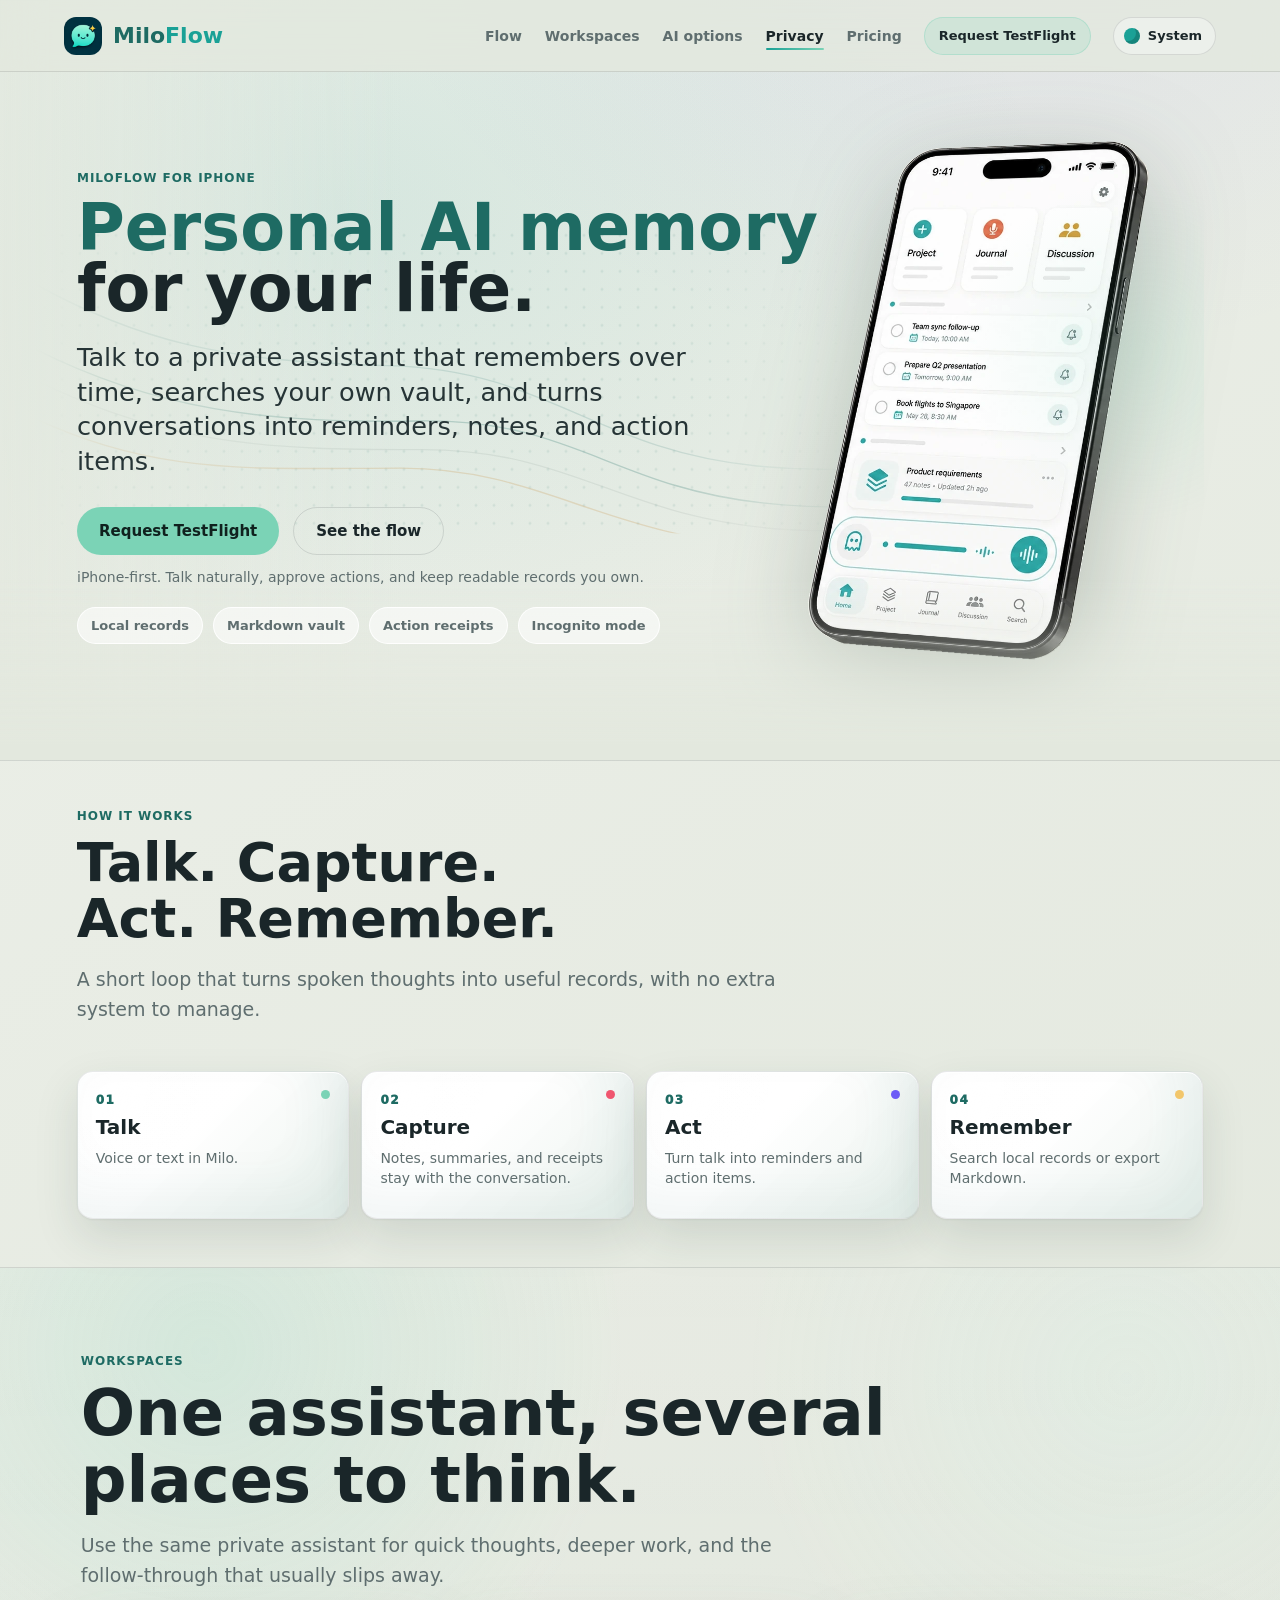
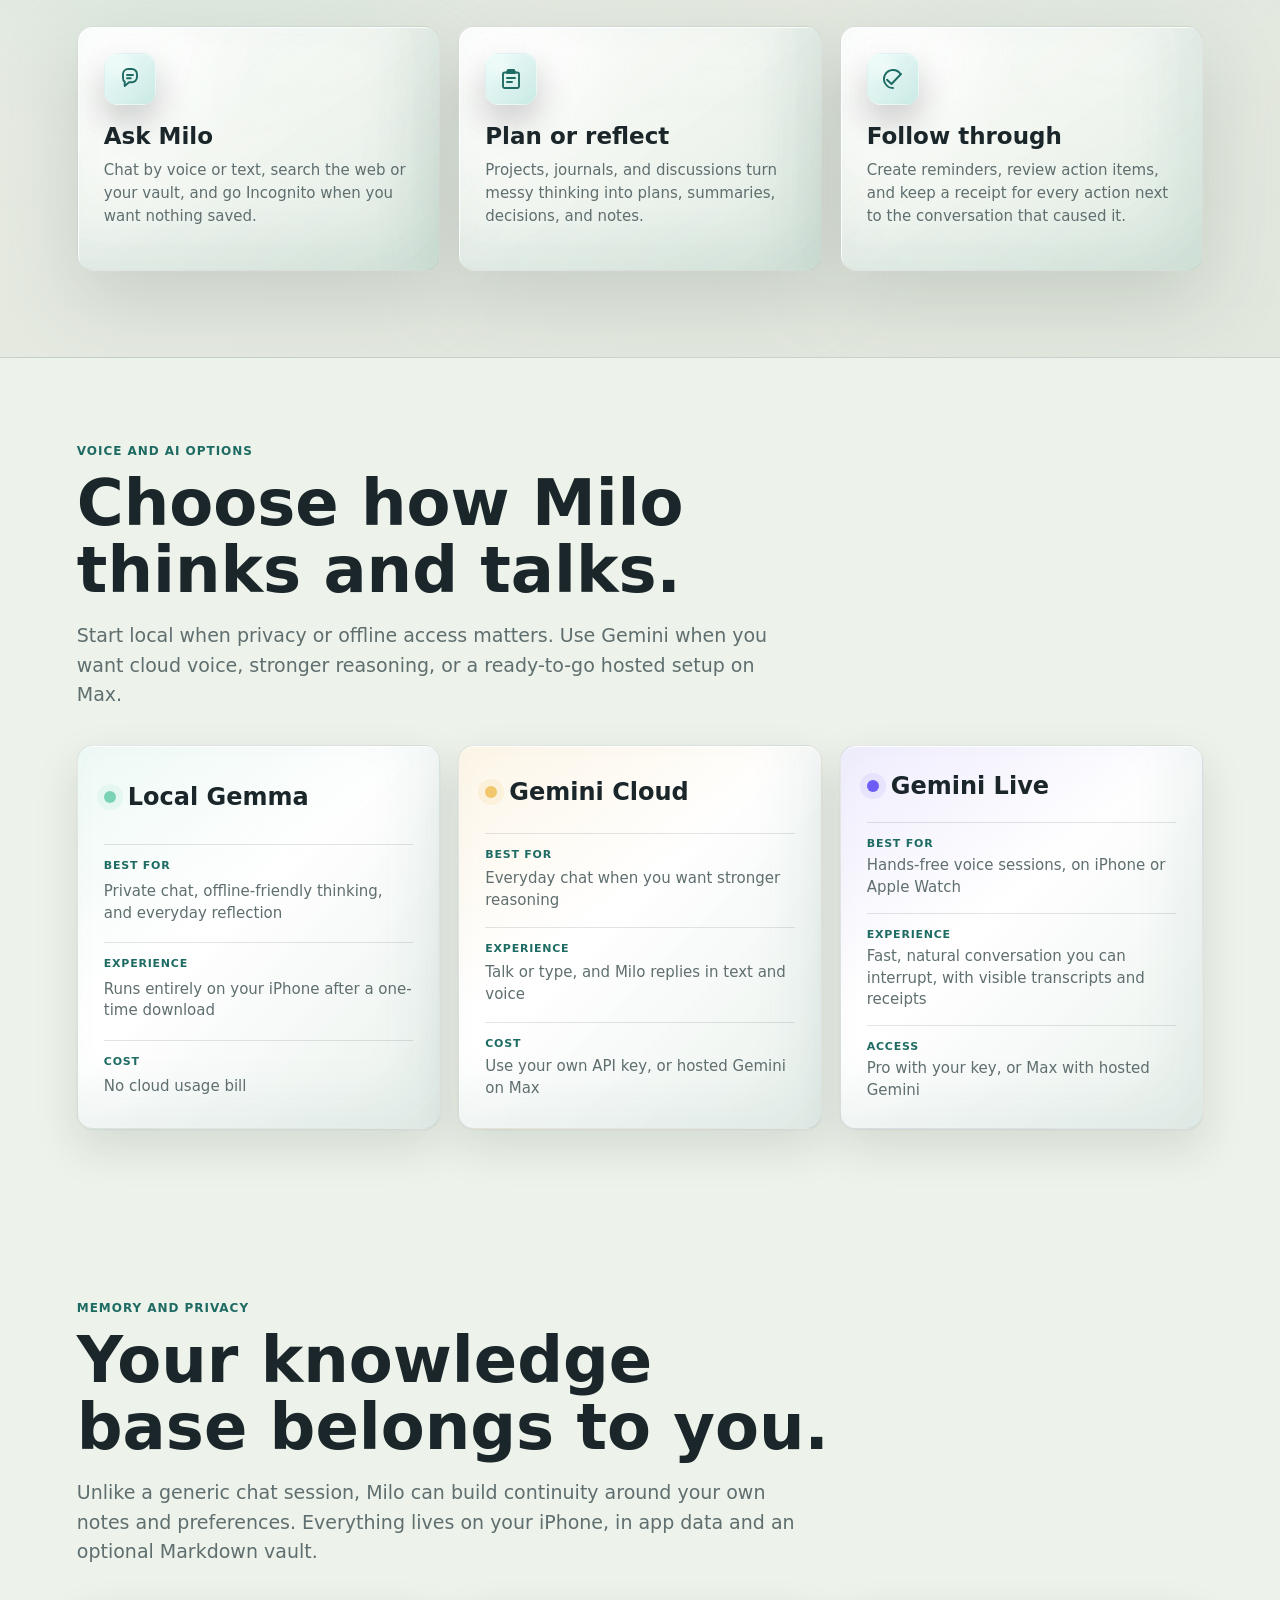
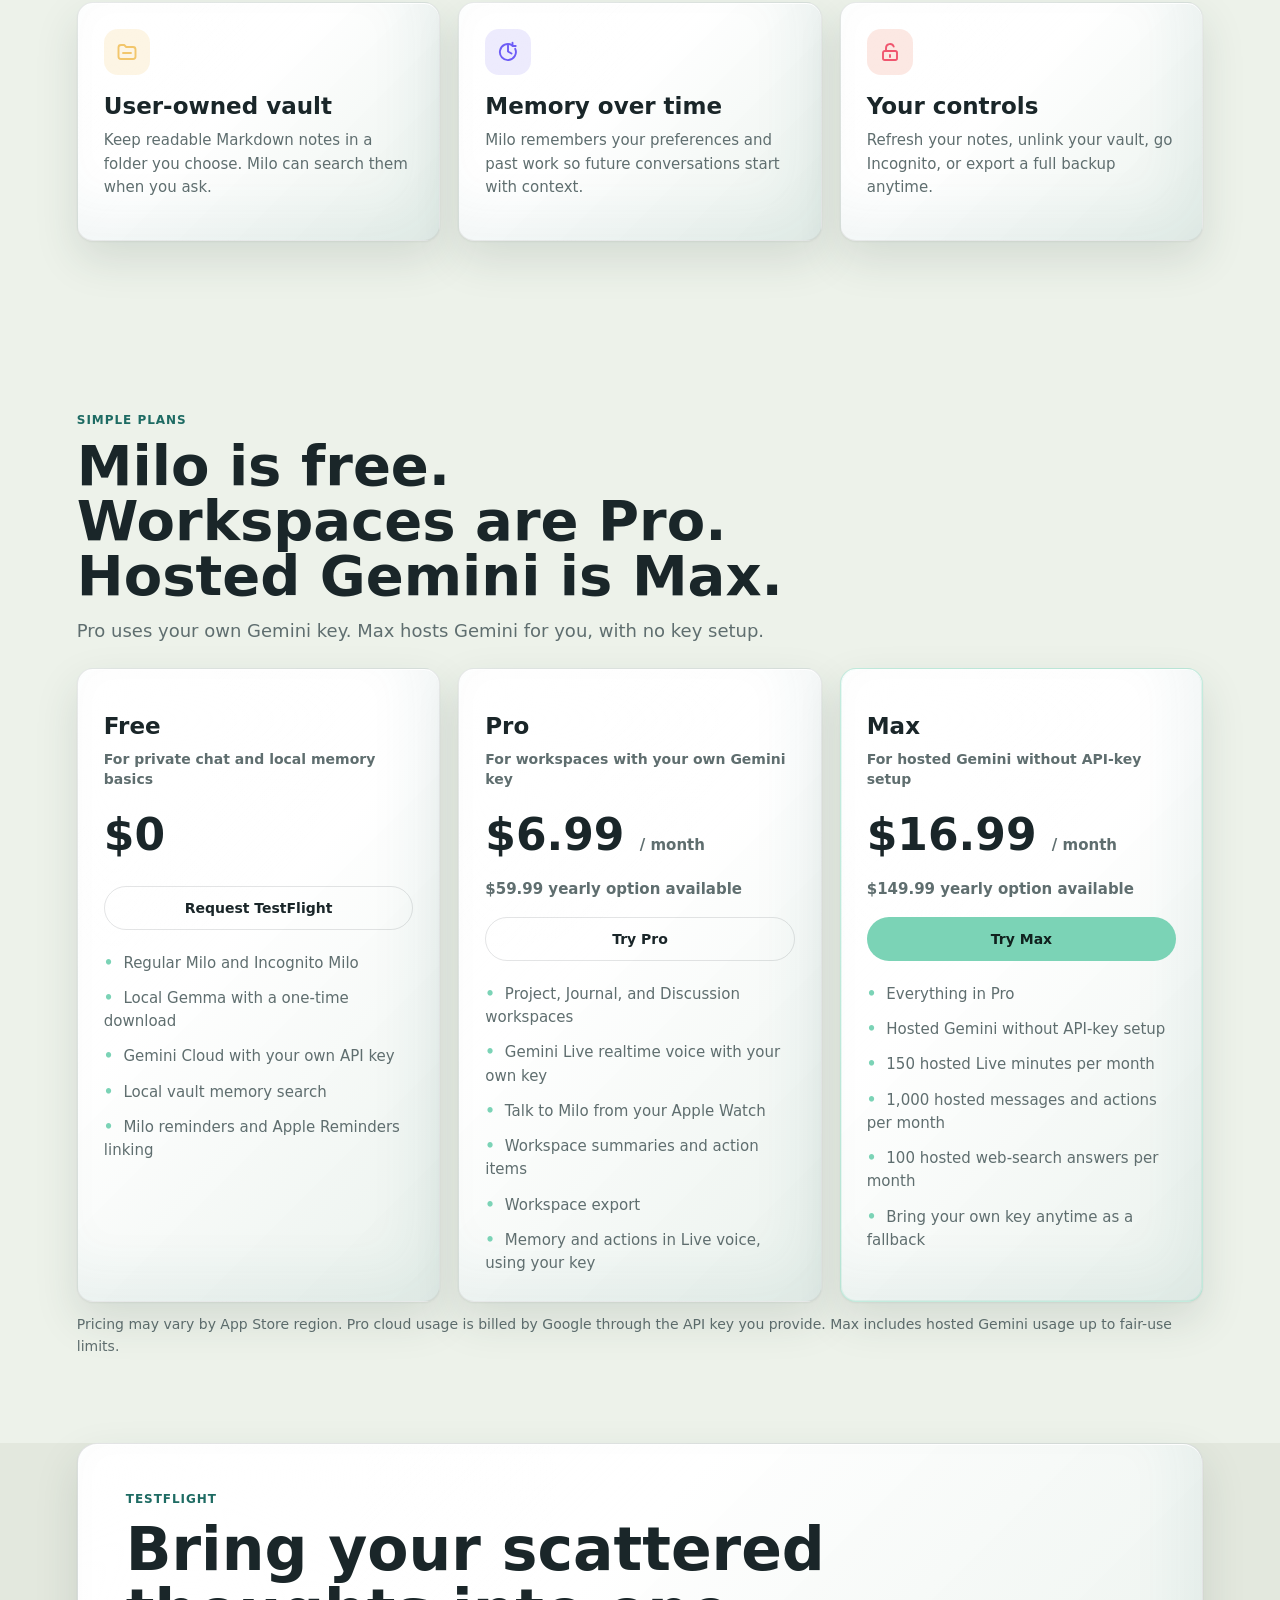
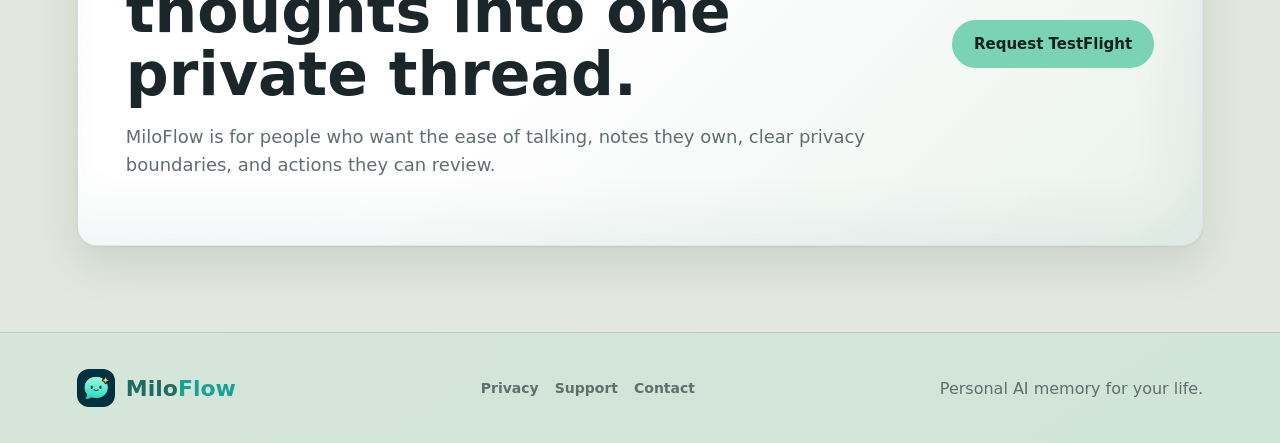
<file: index.html>
<!doctype html>
<html lang="en">
  <head>
    <meta charset="utf-8" />
    <meta name="viewport" content="width=device-width, initial-scale=1" />
    <title>MiloFlow - Personal AI Memory for iPhone</title>
    <meta
      name="description"
      content="MiloFlow is a personal AI memory workspace for iPhone. Talk to a private assistant that remembers over time, searches your own vault, and turns conversations into reminders, notes, and action items."
    />
    <meta name="theme-color" content="#e3e8de" media="(prefers-color-scheme: light)" />
    <meta name="theme-color" content="#1c1f21" media="(prefers-color-scheme: dark)" />
    <meta property="og:title" content="MiloFlow" />
    <meta property="og:description" content="Personal AI memory for your life." />
    <meta property="og:type" content="website" />
    <meta property="og:url" content="https://miloflow.ai/" />
    <meta property="og:image" content="https://miloflow.ai/assets/brand/miloflow-og-card.png" />
    <meta property="og:image:width" content="1200" />
    <meta property="og:image:height" content="630" />
    <meta name="twitter:card" content="summary_large_image" />
    <link rel="canonical" href="https://miloflow.ai/" />
    <link rel="icon" sizes="32x32" href="assets/brand/favicon-32.png" />
    <link rel="apple-touch-icon" href="assets/brand/apple-touch-icon.png" />
    <script>
      (function () {
        var theme = null;
        try {
          theme = window.localStorage.getItem("miloflow-theme");
        } catch (error) {
          theme = null;
        }
        if (theme === "light" || theme === "dark") {
          document.documentElement.setAttribute("data-theme", theme);
        } else {
          document.documentElement.removeAttribute("data-theme");
        }
      })();
    </script>
    <link rel="stylesheet" href="styles.css?v=20260609a" />
  </head>
  <body>
    <header class="site-header" aria-label="Primary navigation">
      <a class="brand" href="#top" aria-label="MiloFlow home">
        <img src="assets/brand/miloflow-app-icon-128.png" alt="" width="38" height="38" />
        <span><span class="brand-milo">Milo</span><span class="brand-flow">Flow</span></span>
      </a>
      <div class="header-actions">
        <nav id="primary-nav">
          <a href="#workflow">Flow</a>
          <a href="#use-cases">Workspaces</a>
          <a href="#models">AI options</a>
          <a href="#privacy">Privacy</a>
          <a href="#pricing">Pricing</a>
        </nav>
        <a class="header-cta" href="mailto:admin@miloflow.ai?subject=MiloFlow%20TestFlight"><span class="header-cta-full">Request TestFlight</span><span class="header-cta-short">TestFlight</span></a>
        <button class="theme-toggle" type="button" aria-label="Theme mode: System" aria-pressed="mixed">
          <span class="theme-icon" aria-hidden="true"></span>
          <span class="theme-label">System</span>
        </button>
      </div>
    </header>

    <main id="top">
      <section class="hero" aria-labelledby="hero-title">
        <div class="hero-flow-visual" aria-hidden="true">
          <svg viewBox="0 0 680 300" preserveAspectRatio="none">
            <path class="hero-flow-line hero-flow-line-teal-muted" d="M-24 38 C76 118 152 132 268 136 C390 140 424 218 548 234 C604 241 650 236 704 226" />
            <path class="hero-flow-line hero-flow-line-teal" d="M-20 106 C88 184 184 192 292 190 C408 188 438 254 552 270 C612 278 654 274 708 264" />
            <path class="hero-flow-line hero-flow-line-gold" d="M-18 176 C84 246 166 236 278 236 C386 236 430 304 566 314 C620 318 666 314 708 304" />
            <path class="hero-flow-line hero-flow-line-shadow" d="M-26 132 C90 216 178 218 294 218 C410 218 446 286 570 296 C624 300 668 296 710 288" />
          </svg>
        </div>
        <div class="hero-copy">
          <p class="eyebrow">MiloFlow for iPhone</p>
          <h1 id="hero-title">
            <span class="hero-title-main">Personal AI memory</span>
            <span class="hero-title-sub">for your life.</span>
          </h1>
          <p class="hero-subtitle">
            Talk to a private assistant that remembers over time, searches your own vault, and turns conversations into reminders, notes, and action items.
          </p>
          <div class="hero-actions">
            <a class="primary-action" href="mailto:admin@miloflow.ai?subject=MiloFlow%20TestFlight">Request TestFlight</a>
            <a class="secondary-action" href="#workflow">See the flow</a>
          </div>
          <p class="availability-note">iPhone-first. Talk naturally, approve actions, and keep readable records you own.</p>
          <div class="signal-strip" aria-label="MiloFlow launch highlights">
            <span>Local records</span>
            <span>Markdown vault</span>
            <span>Action receipts</span>
            <span>Incognito mode</span>
          </div>
        </div>

        <div class="hero-scene" aria-hidden="true">
          <picture>
            <source
              class="hero-product-source-dark"
              srcset="assets/hero/miloflow-dynamic-bar-hero-dark.webp?v=20260605r"
              media="(prefers-color-scheme: dark)"
            />
            <img
              class="hero-product-image"
              src="assets/hero/miloflow-dynamic-bar-hero-light.webp?v=20260605r"
              data-light-src="assets/hero/miloflow-dynamic-bar-hero-light.webp?v=20260605r"
              data-dark-src="assets/hero/miloflow-dynamic-bar-hero-dark.webp?v=20260605r"
              alt=""
              width="693"
              height="1023"
              decoding="async"
              fetchpriority="high"
            />
          </picture>
        </div>
      </section>

      <section class="band workflow" id="workflow" aria-labelledby="workflow-title">
        <div class="workflow-layout">
          <div class="section-heading">
            <p class="eyebrow">How it works</p>
            <h2 id="workflow-title">Talk. Capture. Act. Remember.</h2>
            <p>
              A short loop that turns spoken thoughts into useful records, with no extra system to manage.
            </p>
          </div>
          <ol class="workflow-steps" aria-label="MiloFlow workflow">
            <li>
              <span>01</span>
              <strong>Talk</strong>
              <p>Voice or text in Milo.</p>
            </li>
            <li>
              <span>02</span>
              <strong>Capture</strong>
              <p>Notes, summaries, and receipts stay with the conversation.</p>
            </li>
            <li>
              <span>03</span>
              <strong>Act</strong>
              <p>Turn talk into reminders and action items.</p>
            </li>
            <li>
              <span>04</span>
              <strong>Remember</strong>
              <p>Search local records or export Markdown.</p>
            </li>
          </ol>
        </div>
      </section>

      <section class="intro band liquid-milo" id="use-cases" aria-labelledby="use-cases-title">
        <div class="section-heading">
          <p class="eyebrow">Workspaces</p>
          <h2 id="use-cases-title">One assistant, several places to think.</h2>
          <p>
            Use the same private assistant for quick thoughts, deeper work, and the follow-through that usually slips away.
          </p>
        </div>
        <div class="feature-grid three">
          <article>
            <span class="feature-icon chat" aria-hidden="true">
              <svg viewBox="0 0 24 24">
                <path d="M5 6.8A5.2 5.2 0 0 1 10.2 2h3.6A5.2 5.2 0 0 1 19 7.2v2.9a5.2 5.2 0 0 1-5.2 5.2h-2.7L6.7 19v-4.2A5.2 5.2 0 0 1 5 10.9Z" />
                <path d="M9 8h6M9 11.2h3.8" />
              </svg>
            </span>
            <h3>Ask Milo</h3>
            <p>Chat by voice or text, search the web or your vault, and go Incognito when you want nothing saved.</p>
          </article>
          <article>
            <span class="feature-icon capture" aria-hidden="true">
              <svg viewBox="0 0 24 24">
                <path d="M8 4.5h8M9 3h6l1 3H8Z" />
                <path d="M7 5.5H5.8A1.8 1.8 0 0 0 4 7.3v11.9A1.8 1.8 0 0 0 5.8 21h12.4a1.8 1.8 0 0 0 1.8-1.8V7.3a1.8 1.8 0 0 0-1.8-1.8H17" />
                <path d="M8 11h8M8 15h5" />
              </svg>
            </span>
            <h3>Plan or reflect</h3>
            <p>Projects, journals, and discussions turn messy thinking into plans, summaries, decisions, and notes.</p>
          </article>
          <article>
            <span class="feature-icon action" aria-hidden="true">
              <svg viewBox="0 0 24 24">
                <path d="M20 7 10.5 17 6 12.7" />
                <path d="M12 21a9 9 0 1 1 7.5-14" />
              </svg>
            </span>
            <h3>Follow through</h3>
            <p>Create reminders, review action items, and keep a receipt for every action next to the conversation that caused it.</p>
          </article>
        </div>
      </section>

      <section class="band providers" id="models" aria-labelledby="providers-title">
        <div class="section-heading">
          <p class="eyebrow">Voice and AI options</p>
          <h2 id="providers-title">Choose how Milo thinks and talks.</h2>
          <p>
            Start local when privacy or offline access matters. Use Gemini when you want cloud voice, stronger reasoning, or a ready-to-go hosted setup on Max.
          </p>
        </div>
        <div class="provider-cards" aria-label="MiloFlow provider comparison">
          <article class="provider-card local">
            <div class="provider-title">
              <span aria-hidden="true"></span>
              <h3>Local Gemma</h3>
            </div>
            <dl>
              <div>
                <dt>Best for</dt>
                <dd>Private chat, offline-friendly thinking, and everyday reflection</dd>
              </div>
              <div>
                <dt>Experience</dt>
                <dd>Runs entirely on your iPhone after a one-time download</dd>
              </div>
              <div>
                <dt>Cost</dt>
                <dd>No cloud usage bill</dd>
              </div>
            </dl>
          </article>
          <article class="provider-card cloud">
            <div class="provider-title">
              <span aria-hidden="true"></span>
              <h3>Gemini Cloud</h3>
            </div>
            <dl>
              <div>
                <dt>Best for</dt>
                <dd>Everyday chat when you want stronger reasoning</dd>
              </div>
              <div>
                <dt>Experience</dt>
                <dd>Talk or type, and Milo replies in text and voice</dd>
              </div>
              <div>
                <dt>Cost</dt>
                <dd>Use your own API key, or hosted Gemini on Max</dd>
              </div>
            </dl>
          </article>
          <article class="provider-card live">
            <div class="provider-title">
              <span aria-hidden="true"></span>
              <h3>Gemini Live</h3>
            </div>
            <dl>
              <div>
                <dt>Best for</dt>
                <dd>Hands-free voice sessions, on iPhone or Apple Watch</dd>
              </div>
              <div>
                <dt>Experience</dt>
                <dd>Fast, natural conversation you can interrupt, with visible transcripts and receipts</dd>
              </div>
              <div>
                <dt>Access</dt>
                <dd>Pro with your key, or Max with hosted Gemini</dd>
              </div>
            </dl>
          </article>
        </div>
      </section>

      <section class="band knowledge" id="privacy" aria-labelledby="privacy-title">
        <div class="section-heading">
          <p class="eyebrow">Memory and privacy</p>
          <h2 id="privacy-title">Your knowledge base belongs to you.</h2>
          <p>
            Unlike a generic chat session, Milo can build continuity around your own notes and preferences. Everything lives on your iPhone, in app data and an optional Markdown vault.
          </p>
        </div>
        <div class="feature-grid three">
          <article>
            <span class="feature-icon vault" aria-hidden="true">
              <svg viewBox="0 0 24 24">
                <path d="M3.5 7.5A2.5 2.5 0 0 1 6 5h3.2l2 2H18a2.5 2.5 0 0 1 2.5 2.5v7A2.5 2.5 0 0 1 18 19H6a2.5 2.5 0 0 1-2.5-2.5Z" />
                <path d="M8 13h8" />
              </svg>
            </span>
            <h3>User-owned vault</h3>
            <p>Keep readable Markdown notes in a folder you choose. Milo can search them when you ask.</p>
          </article>
          <article>
            <span class="feature-icon memory" aria-hidden="true">
              <svg viewBox="0 0 24 24">
                <path d="M12 5.5v6l3.5 2" />
                <path d="M19.2 8.8A8 8 0 1 1 16 5.2" />
                <path d="M16.5 2.8V6h3.2" />
              </svg>
            </span>
            <h3>Memory over time</h3>
            <p>Milo remembers your preferences and past work so future conversations start with context.</p>
          </article>
          <article>
            <span class="feature-icon control" aria-hidden="true">
              <svg viewBox="0 0 24 24">
                <path d="M8 11V8a4 4 0 0 1 7.7-1.5" />
                <path d="M6.8 11h10.4A1.8 1.8 0 0 1 19 12.8v5.4a1.8 1.8 0 0 1-1.8 1.8H6.8A1.8 1.8 0 0 1 5 18.2v-5.4A1.8 1.8 0 0 1 6.8 11Z" />
                <path d="M12 15v2" />
              </svg>
            </span>
            <h3>Your controls</h3>
            <p>Refresh your notes, unlink your vault, go Incognito, or export a full backup anytime.</p>
          </article>
        </div>
      </section>

      <section class="band pricing" id="pricing" aria-labelledby="pricing-title">
        <div class="section-heading">
          <p class="eyebrow">Simple plans</p>
          <h2 id="pricing-title">Milo is free. Workspaces are Pro. Hosted Gemini is Max.</h2>
          <p>
            Pro uses your own Gemini key. Max hosts Gemini for you, with no key setup.
          </p>
        </div>
        <div class="price-grid">
          <article>
            <h3>Free</h3>
            <p class="plan-kicker">For private chat and local memory basics</p>
            <p class="price">$0</p>
            <a class="plan-action" href="mailto:admin@miloflow.ai?subject=MiloFlow%20TestFlight">Request TestFlight</a>
            <ul>
              <li>Regular Milo and Incognito Milo</li>
              <li>Local Gemma with a one-time download</li>
              <li>Gemini Cloud with your own API key</li>
              <li>Local vault memory search</li>
              <li>Milo reminders and Apple Reminders linking</li>
            </ul>
          </article>
          <article>
            <h3>Pro</h3>
            <p class="plan-kicker">For workspaces with your own Gemini key</p>
            <p class="price">$6.99 <span>/ month</span></p>
            <p class="price-option">$59.99 yearly option available</p>
            <a class="plan-action" href="mailto:admin@miloflow.ai?subject=MiloFlow%20Pro%20TestFlight">Try Pro</a>
            <ul>
              <li>Project, Journal, and Discussion workspaces</li>
              <li>Gemini Live realtime voice with your own key</li>
              <li>Talk to Milo from your Apple Watch</li>
              <li>Workspace summaries and action items</li>
              <li>Workspace export</li>
              <li>Memory and actions in Live voice, using your key</li>
            </ul>
          </article>
          <article class="highlight">
            <h3>Max</h3>
            <p class="plan-kicker">For hosted Gemini without API-key setup</p>
            <p class="price">$16.99 <span>/ month</span></p>
            <p class="price-option">$149.99 yearly option available</p>
            <a class="plan-action primary" href="mailto:admin@miloflow.ai?subject=MiloFlow%20Max%20TestFlight">Try Max</a>
            <ul>
              <li>Everything in Pro</li>
              <li>Hosted Gemini without API-key setup</li>
              <li>150 hosted Live minutes per month</li>
              <li>1,000 hosted messages and actions per month</li>
              <li>100 hosted web-search answers per month</li>
              <li>Bring your own key anytime as a fallback</li>
            </ul>
          </article>
        </div>
        <p class="pricing-note">Pricing may vary by App Store region. Pro cloud usage is billed by Google through the API key you provide. Max includes hosted Gemini usage up to fair-use limits.</p>
      </section>

      <section class="band final-cta" aria-labelledby="final-cta-title">
        <div class="final-cta-panel">
          <div>
            <p class="eyebrow">TestFlight</p>
            <h2 id="final-cta-title">Bring your scattered thoughts into one private thread.</h2>
            <p>
              MiloFlow is for people who want the ease of talking, notes they own, clear privacy boundaries, and actions they can review.
            </p>
          </div>
          <a class="primary-action" href="mailto:admin@miloflow.ai?subject=MiloFlow%20TestFlight">Request TestFlight</a>
        </div>
      </section>
    </main>

    <footer>
      <a class="footer-brand" href="#top" aria-label="MiloFlow home">
        <img src="assets/brand/miloflow-app-icon-128.png" alt="" width="38" height="38" />
        <span><span class="brand-milo">Milo</span><span class="brand-flow">Flow</span></span>
      </a>
      <div class="footer-links">
        <a href="privacy.html">Privacy</a>
        <a href="support.html">Support</a>
        <a href="mailto:admin@miloflow.ai">Contact</a>
      </div>
      <p>Personal AI memory for your life.</p>
    </footer>
    <script>
      (function () {
        var root = document.documentElement;
        var button = document.querySelector(".theme-toggle");
        var label = button ? button.querySelector(".theme-label") : null;
        var heroImage = document.querySelector(".hero-product-image");
        var heroDarkSource = document.querySelector(".hero-product-source-dark");
        var systemDark = window.matchMedia ? window.matchMedia("(prefers-color-scheme: dark)") : null;
        var selectedTheme = readStoredTheme();

        function readStoredTheme() {
          try {
            var theme = window.localStorage.getItem("miloflow-theme");
            if (theme === "light" || theme === "dark" || theme === "system") {
              return theme;
            }
          } catch (error) {
            return "system";
          }
          return "system";
        }

        function activeVisualTheme() {
          if (selectedTheme === "light" || selectedTheme === "dark") {
            return selectedTheme;
          }
          return systemDark && systemDark.matches ? "dark" : "light";
        }

        function updateHeroImage() {
          if (!heroImage) return;
          if (heroDarkSource) {
            if (selectedTheme === "dark") {
              heroDarkSource.setAttribute("media", "all");
            } else if (selectedTheme === "light") {
              heroDarkSource.setAttribute("media", "not all");
            } else {
              heroDarkSource.setAttribute("media", "(prefers-color-scheme: dark)");
            }
          }
          var src = activeVisualTheme() === "dark"
            ? heroImage.getAttribute("data-dark-src")
            : heroImage.getAttribute("data-light-src");
          if (src && heroImage.getAttribute("src") !== src) {
            heroImage.setAttribute("src", src);
          }
        }

        function saveTheme(theme) {
          try {
            window.localStorage.setItem("miloflow-theme", theme);
          } catch (error) {
            return;
          }
        }

        function updateButton() {
          var visualTheme = activeVisualTheme();
          if (!button || !label) return;
          if (selectedTheme === "system") {
            button.setAttribute("aria-pressed", "mixed");
            button.setAttribute("aria-label", "Theme mode: System. Switch to day mode");
            label.textContent = "System";
          } else if (selectedTheme === "light") {
            button.setAttribute("aria-pressed", "false");
            button.setAttribute("aria-label", "Theme mode: Day. Switch to night mode");
            label.textContent = "Day";
          } else {
            button.setAttribute("aria-pressed", "true");
            button.setAttribute("aria-label", "Theme mode: Night. Switch to system mode");
            label.textContent = "Night";
          }
          button.setAttribute("title", "Theme: " + label.textContent + " (" + visualTheme + " active)");
          updateHeroImage();
        }

        if (!button) return;

        button.addEventListener("click", function (event) {
          event.preventDefault();
          var nextTheme = selectedTheme === "system" ? "light" : selectedTheme === "light" ? "dark" : "system";
          if (nextTheme === "light" || nextTheme === "dark") {
            root.setAttribute("data-theme", nextTheme);
          } else {
            root.removeAttribute("data-theme");
          }
          selectedTheme = nextTheme;
          saveTheme(nextTheme);
          updateButton();
        }, false);

        if (systemDark) {
          if (systemDark.addEventListener) {
            systemDark.addEventListener("change", updateButton);
          } else if (systemDark.addListener) {
            systemDark.addListener(updateButton);
          }
        }

        updateButton();
      })();
    </script>
    <script>
      // Header shadow on scroll, scroll-reveal, mobile menu, and scroll-spy.
      (function () {
        var header = document.querySelector(".site-header");
        var nav = document.getElementById("primary-nav");
        var reduceMotion = window.matchMedia
          ? window.matchMedia("(prefers-reduced-motion: reduce)").matches
          : false;

        // 1. Header shadow once scrolled past the top.
        if (header) {
          var onScroll = function () {
            if (window.scrollY > 8) header.classList.add("scrolled");
            else header.classList.remove("scrolled");
          };
          window.addEventListener("scroll", onScroll, { passive: true });
          onScroll();
        }

        // 2. Scroll-reveal on section bands.
        var revealTargets = document.querySelectorAll(".band, .hero-copy, .hero-scene");
        if (!reduceMotion && "IntersectionObserver" in window) {
          revealTargets.forEach(function (el) { el.classList.add("reveal"); });
          var revealObserver = new IntersectionObserver(function (entries) {
            entries.forEach(function (entry) {
              if (entry.isIntersecting) {
                entry.target.classList.add("in");
                revealObserver.unobserve(entry.target);
              }
            });
          }, { threshold: 0.12, rootMargin: "0px 0px -40px 0px" });
          revealTargets.forEach(function (el) { revealObserver.observe(el); });
        }

        // 3. Scroll-spy: highlight the nav link for the section in view.
        var navAnchors = {};
        if (nav) {
          nav.querySelectorAll("a[href^='#']").forEach(function (a) {
            navAnchors[a.getAttribute("href").slice(1)] = a;
          });
        }
        var spyTargets = Object.keys(navAnchors)
          .map(function (id) { return document.getElementById(id); })
          .filter(Boolean);
        if (spyTargets.length && "IntersectionObserver" in window) {
          var spy = new IntersectionObserver(function (entries) {
            entries.forEach(function (entry) {
              if (entry.isIntersecting) {
                Object.keys(navAnchors).forEach(function (k) { navAnchors[k].classList.remove("active"); });
                var a = navAnchors[entry.target.id];
                if (a) a.classList.add("active");
              }
            });
          }, { rootMargin: "-45% 0px -50% 0px" });
          spyTargets.forEach(function (s) { spy.observe(s); });
        }
      })();
    </script>
  </body>
</html>
</file>
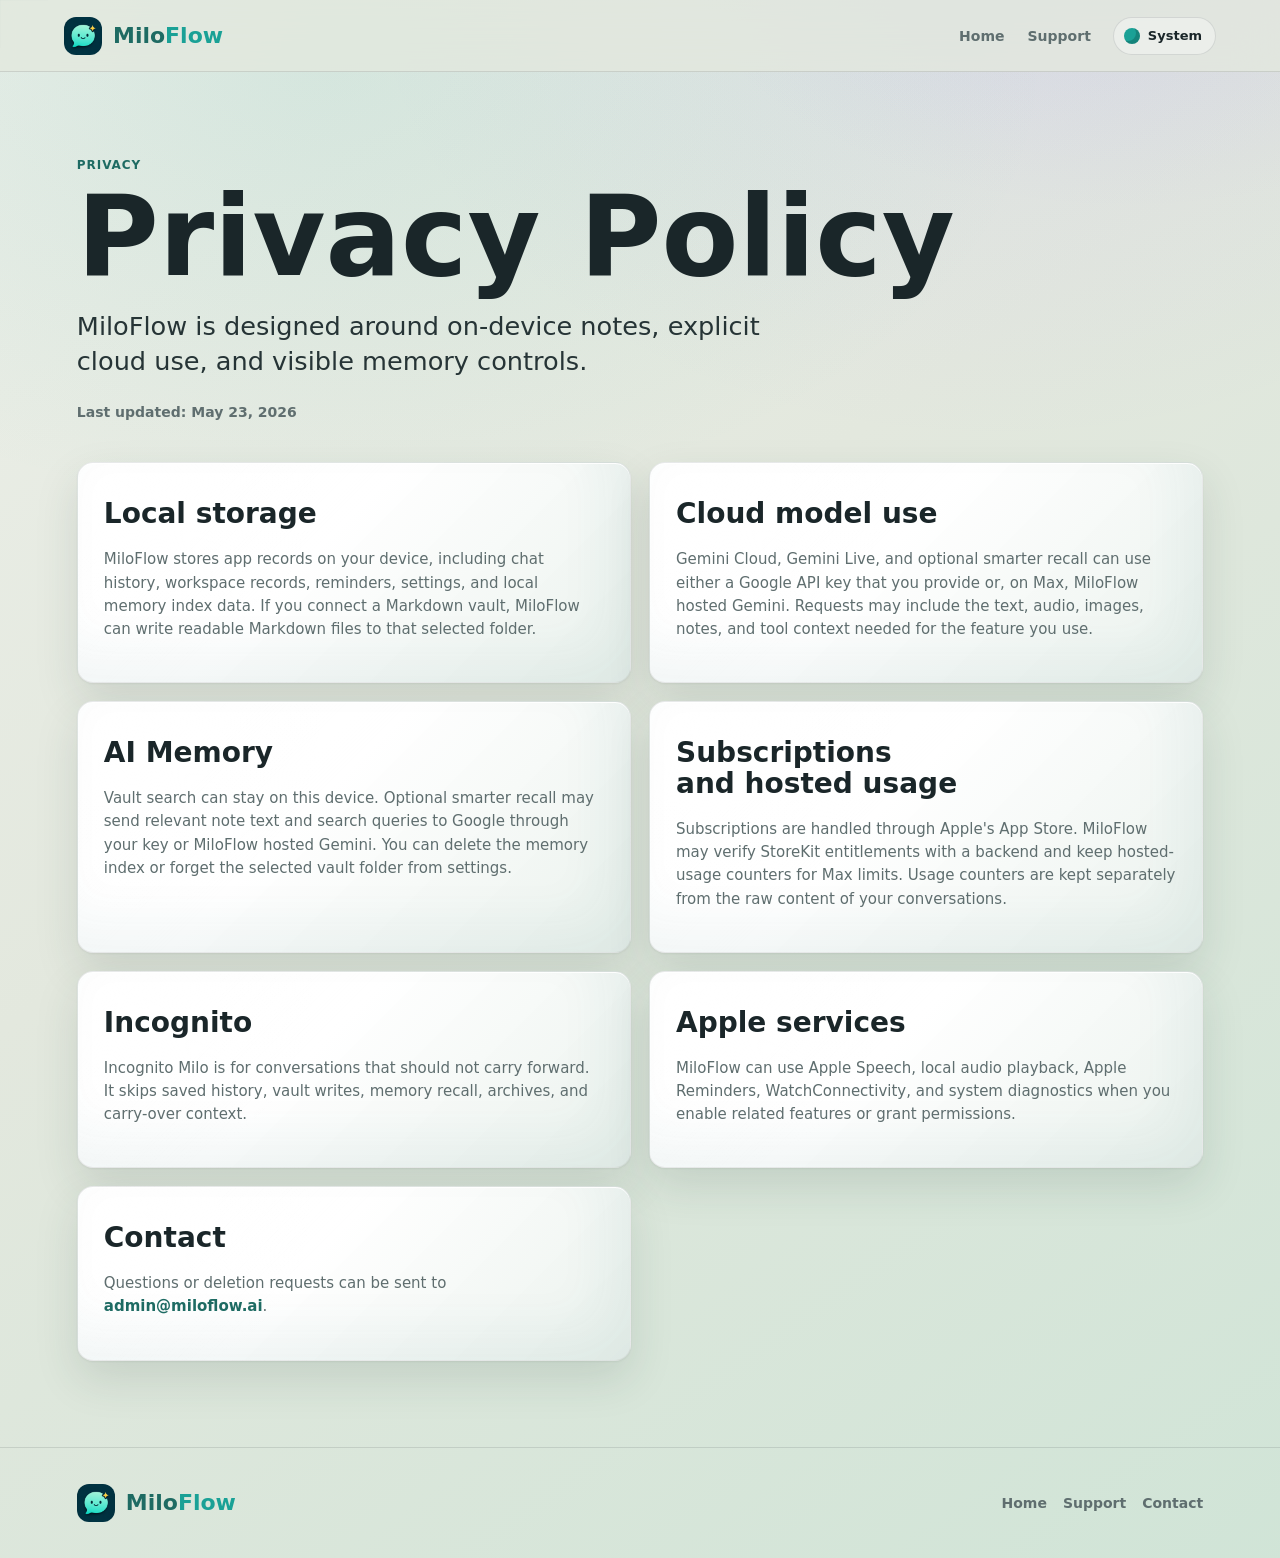
<file: privacy.html>
<!doctype html>
<html lang="en">
  <head>
    <meta charset="utf-8" />
    <meta name="viewport" content="width=device-width, initial-scale=1" />
    <title>MiloFlow Privacy</title>
    <meta
      name="description"
      content="Privacy notes for MiloFlow, including local storage, optional cloud model use, vault memory, and incognito boundaries."
    />
    <link rel="canonical" href="https://miloflow.ai/privacy.html" />
    <link rel="icon" sizes="32x32" href="assets/brand/favicon-32.png" />
    <link rel="apple-touch-icon" href="assets/brand/apple-touch-icon.png" />
    <script>
      (function () {
        var theme = null;
        try {
          theme = window.localStorage.getItem("miloflow-theme");
        } catch (error) {
          theme = null;
        }
        if (theme === "light" || theme === "dark") {
          document.documentElement.setAttribute("data-theme", theme);
        } else {
          document.documentElement.removeAttribute("data-theme");
        }
      })();
    </script>
    <link rel="stylesheet" href="styles.css?v=20260609a" />
  </head>
  <body>
    <header class="site-header" aria-label="Primary navigation">
      <a class="brand" href="/" aria-label="MiloFlow home">
        <img src="assets/brand/miloflow-app-icon-128.png" alt="" width="38" height="38" />
        <span><span class="brand-milo">Milo</span><span class="brand-flow">Flow</span></span>
      </a>
      <div class="header-actions">
        <nav>
          <a href="/">Home</a>
          <a href="support.html">Support</a>
        </nav>
        <button class="theme-toggle" type="button" aria-label="Theme mode: System" aria-pressed="mixed">
          <span class="theme-icon" aria-hidden="true"></span>
          <span class="theme-label">System</span>
        </button>
      </div>
    </header>

    <main class="legal-page">
      <section class="band">
        <p class="eyebrow">Privacy</p>
        <h1>Privacy Policy</h1>
        <p class="hero-subtitle">
          MiloFlow is designed around on-device notes, explicit cloud use, and visible memory controls.
        </p>
        <p class="legal-updated">Last updated: May 23, 2026</p>

        <div class="legal-grid">
          <article>
            <h2>Local storage</h2>
            <p>
              MiloFlow stores app records on your device, including chat history, workspace records,
              reminders, settings, and local memory index data. If you connect a Markdown vault,
              MiloFlow can write readable Markdown files to that selected folder.
            </p>
          </article>
          <article>
            <h2>Cloud model use</h2>
            <p>
              Gemini Cloud, Gemini Live, and optional smarter recall can use either a Google API key
              that you provide or, on Max, MiloFlow hosted Gemini. Requests may include the text,
              audio, images, notes, and tool context needed for the feature you use.
            </p>
          </article>
          <article>
            <h2>AI Memory</h2>
            <p>
              Vault search can stay on this device. Optional smarter recall may send relevant note
              text and search queries to Google through your key or MiloFlow hosted Gemini. You can
              delete the memory index or forget the selected vault folder from settings.
            </p>
          </article>
          <article>
            <h2>Subscriptions and hosted usage</h2>
            <p>
              Subscriptions are handled through Apple's App Store. MiloFlow may verify StoreKit
              entitlements with a backend and keep hosted-usage counters for Max limits. Usage
              counters are kept separately from the raw content of your conversations.
            </p>
          </article>
          <article>
            <h2>Incognito</h2>
            <p>
              Incognito Milo is for conversations that should not carry forward. It skips saved
              history, vault writes, memory recall, archives, and carry-over context.
            </p>
          </article>
          <article>
            <h2>Apple services</h2>
            <p>
              MiloFlow can use Apple Speech, local audio playback, Apple Reminders, WatchConnectivity,
              and system diagnostics when you enable related features or grant permissions.
            </p>
          </article>
          <article>
            <h2>Contact</h2>
            <p>
              Questions or deletion requests can be sent to
              <a href="mailto:admin@miloflow.ai">admin@miloflow.ai</a>.
            </p>
          </article>
        </div>
      </section>
    </main>

    <footer>
      <a class="footer-brand" href="/" aria-label="MiloFlow home">
        <img src="assets/brand/miloflow-app-icon-128.png" alt="" width="38" height="38" />
        <span><span class="brand-milo">Milo</span><span class="brand-flow">Flow</span></span>
      </a>
      <div class="footer-links">
        <a href="/">Home</a>
        <a href="support.html">Support</a>
        <a href="mailto:admin@miloflow.ai">Contact</a>
      </div>
    </footer>
    <script>
      (function () {
        var root = document.documentElement;
        var button = document.querySelector(".theme-toggle");
        var label = button ? button.querySelector(".theme-label") : null;
        var systemDark = window.matchMedia ? window.matchMedia("(prefers-color-scheme: dark)") : null;
        var selectedTheme = readStoredTheme();

        function readStoredTheme() {
          try {
            var theme = window.localStorage.getItem("miloflow-theme");
            if (theme === "light" || theme === "dark" || theme === "system") {
              return theme;
            }
          } catch (error) {
            return "system";
          }
          return "system";
        }

        function activeVisualTheme() {
          if (selectedTheme === "light" || selectedTheme === "dark") {
            return selectedTheme;
          }
          return systemDark && systemDark.matches ? "dark" : "light";
        }

        function saveTheme(theme) {
          try {
            window.localStorage.setItem("miloflow-theme", theme);
          } catch (error) {
            return;
          }
        }

        function updateButton() {
          var visualTheme = activeVisualTheme();
          if (!button || !label) return;
          if (selectedTheme === "system") {
            button.setAttribute("aria-pressed", "mixed");
            button.setAttribute("aria-label", "Theme mode: System. Switch to day mode");
            label.textContent = "System";
          } else if (selectedTheme === "light") {
            button.setAttribute("aria-pressed", "false");
            button.setAttribute("aria-label", "Theme mode: Day. Switch to night mode");
            label.textContent = "Day";
          } else {
            button.setAttribute("aria-pressed", "true");
            button.setAttribute("aria-label", "Theme mode: Night. Switch to system mode");
            label.textContent = "Night";
          }
          button.setAttribute("title", "Theme: " + label.textContent + " (" + visualTheme + " active)");
        }

        if (!button) return;

        button.addEventListener("click", function (event) {
          event.preventDefault();
          var nextTheme = selectedTheme === "system" ? "light" : selectedTheme === "light" ? "dark" : "system";
          if (nextTheme === "light" || nextTheme === "dark") {
            root.setAttribute("data-theme", nextTheme);
          } else {
            root.removeAttribute("data-theme");
          }
          selectedTheme = nextTheme;
          saveTheme(nextTheme);
          updateButton();
        }, false);

        if (systemDark) {
          if (systemDark.addEventListener) {
            systemDark.addEventListener("change", updateButton);
          } else if (systemDark.addListener) {
            systemDark.addListener(updateButton);
          }
        }

        updateButton();
      })();
    </script>
  </body>
</html>
</file>
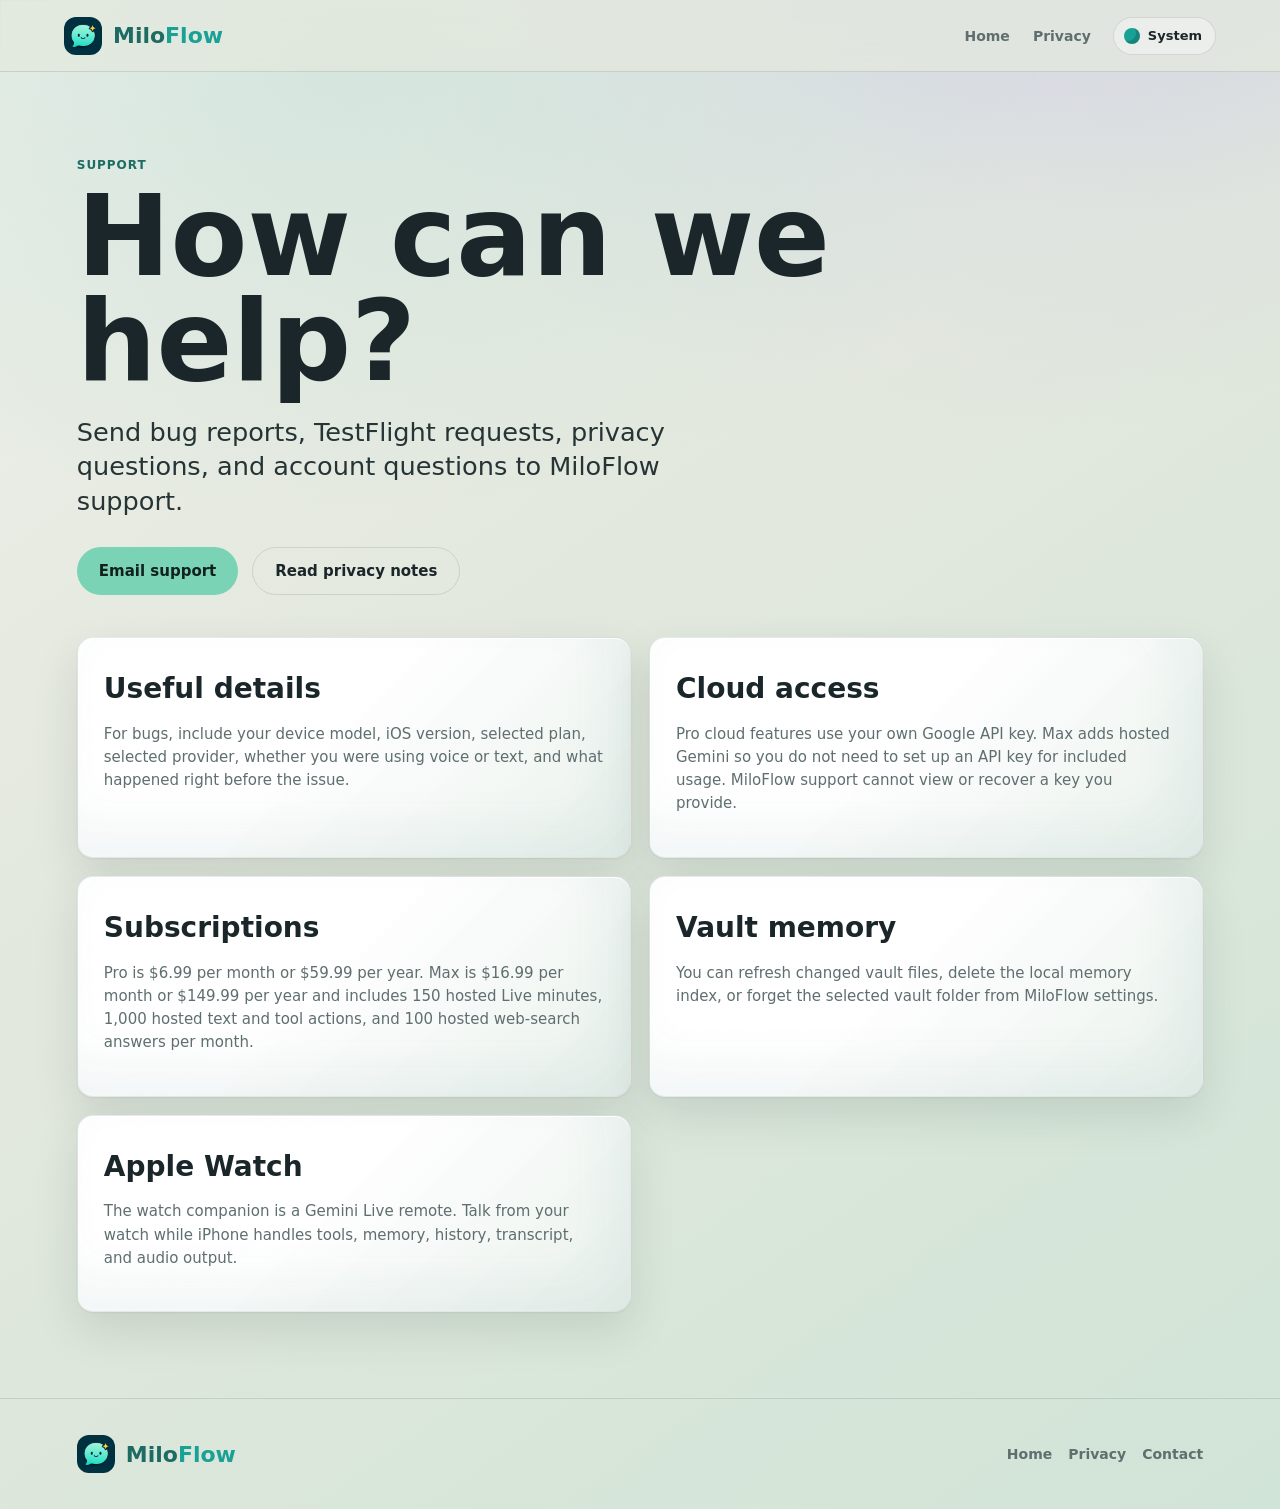
<file: support.html>
<!doctype html>
<html lang="en">
  <head>
    <meta charset="utf-8" />
    <meta name="viewport" content="width=device-width, initial-scale=1" />
    <title>MiloFlow Support</title>
    <meta
      name="description"
      content="Support and troubleshooting contact page for MiloFlow."
    />
    <link rel="canonical" href="https://miloflow.ai/support.html" />
    <link rel="icon" sizes="32x32" href="assets/brand/favicon-32.png" />
    <link rel="apple-touch-icon" href="assets/brand/apple-touch-icon.png" />
    <script>
      (function () {
        var theme = null;
        try {
          theme = window.localStorage.getItem("miloflow-theme");
        } catch (error) {
          theme = null;
        }
        if (theme === "light" || theme === "dark") {
          document.documentElement.setAttribute("data-theme", theme);
        } else {
          document.documentElement.removeAttribute("data-theme");
        }
      })();
    </script>
    <link rel="stylesheet" href="styles.css?v=20260609a" />
  </head>
  <body>
    <header class="site-header" aria-label="Primary navigation">
      <a class="brand" href="/" aria-label="MiloFlow home">
        <img src="assets/brand/miloflow-app-icon-128.png" alt="" width="38" height="38" />
        <span><span class="brand-milo">Milo</span><span class="brand-flow">Flow</span></span>
      </a>
      <div class="header-actions">
        <nav>
          <a href="/">Home</a>
          <a href="privacy.html">Privacy</a>
        </nav>
        <button class="theme-toggle" type="button" aria-label="Theme mode: System" aria-pressed="mixed">
          <span class="theme-icon" aria-hidden="true"></span>
          <span class="theme-label">System</span>
        </button>
      </div>
    </header>

    <main class="legal-page">
      <section class="band">
        <p class="eyebrow">Support</p>
        <h1>How can we help?</h1>
        <p class="hero-subtitle">
          Send bug reports, TestFlight requests, privacy questions, and account questions to MiloFlow support.
        </p>
        <div class="hero-actions">
          <a class="primary-action" href="mailto:admin@miloflow.ai?subject=MiloFlow%20Support">Email support</a>
          <a class="secondary-action" href="privacy.html">Read privacy notes</a>
        </div>

        <div class="legal-grid">
          <article>
            <h2>Useful details</h2>
            <p>
              For bugs, include your device model, iOS version, selected plan, selected provider,
              whether you were using voice or text, and what happened right before the issue.
            </p>
          </article>
          <article>
            <h2>Cloud access</h2>
            <p>
              Pro cloud features use your own Google API key. Max adds hosted Gemini so you do not
              need to set up an API key for included usage. MiloFlow support cannot view or recover
              a key you provide.
            </p>
          </article>
          <article>
            <h2>Subscriptions</h2>
            <p>
              Pro is $6.99 per month or $59.99 per year. Max is $16.99 per month or $149.99 per
              year and includes 150 hosted Live minutes, 1,000 hosted text and tool actions, and
              100 hosted web-search answers per month.
            </p>
          </article>
          <article>
            <h2>Vault memory</h2>
            <p>
              You can refresh changed vault files, delete the local memory index, or forget the selected
              vault folder from MiloFlow settings.
            </p>
          </article>
          <article>
            <h2>Apple Watch</h2>
            <p>
              The watch companion is a Gemini Live remote. Talk from your watch while iPhone handles
              tools, memory, history, transcript, and audio output.
            </p>
          </article>
        </div>
      </section>
    </main>

    <footer>
      <a class="footer-brand" href="/" aria-label="MiloFlow home">
        <img src="assets/brand/miloflow-app-icon-128.png" alt="" width="38" height="38" />
        <span><span class="brand-milo">Milo</span><span class="brand-flow">Flow</span></span>
      </a>
      <div class="footer-links">
        <a href="/">Home</a>
        <a href="privacy.html">Privacy</a>
        <a href="mailto:admin@miloflow.ai">Contact</a>
      </div>
    </footer>
    <script>
      (function () {
        var root = document.documentElement;
        var button = document.querySelector(".theme-toggle");
        var label = button ? button.querySelector(".theme-label") : null;
        var systemDark = window.matchMedia ? window.matchMedia("(prefers-color-scheme: dark)") : null;
        var selectedTheme = readStoredTheme();

        function readStoredTheme() {
          try {
            var theme = window.localStorage.getItem("miloflow-theme");
            if (theme === "light" || theme === "dark" || theme === "system") {
              return theme;
            }
          } catch (error) {
            return "system";
          }
          return "system";
        }

        function activeVisualTheme() {
          if (selectedTheme === "light" || selectedTheme === "dark") {
            return selectedTheme;
          }
          return systemDark && systemDark.matches ? "dark" : "light";
        }

        function saveTheme(theme) {
          try {
            window.localStorage.setItem("miloflow-theme", theme);
          } catch (error) {
            return;
          }
        }

        function updateButton() {
          var visualTheme = activeVisualTheme();
          if (!button || !label) return;
          if (selectedTheme === "system") {
            button.setAttribute("aria-pressed", "mixed");
            button.setAttribute("aria-label", "Theme mode: System. Switch to day mode");
            label.textContent = "System";
          } else if (selectedTheme === "light") {
            button.setAttribute("aria-pressed", "false");
            button.setAttribute("aria-label", "Theme mode: Day. Switch to night mode");
            label.textContent = "Day";
          } else {
            button.setAttribute("aria-pressed", "true");
            button.setAttribute("aria-label", "Theme mode: Night. Switch to system mode");
            label.textContent = "Night";
          }
          button.setAttribute("title", "Theme: " + label.textContent + " (" + visualTheme + " active)");
        }

        if (!button) return;

        button.addEventListener("click", function (event) {
          event.preventDefault();
          var nextTheme = selectedTheme === "system" ? "light" : selectedTheme === "light" ? "dark" : "system";
          if (nextTheme === "light" || nextTheme === "dark") {
            root.setAttribute("data-theme", nextTheme);
          } else {
            root.removeAttribute("data-theme");
          }
          selectedTheme = nextTheme;
          saveTheme(nextTheme);
          updateButton();
        }, false);

        if (systemDark) {
          if (systemDark.addEventListener) {
            systemDark.addEventListener("change", updateButton);
          } else if (systemDark.addListener) {
            systemDark.addListener(updateButton);
          }
        }

        updateButton();
      })();
    </script>
  </body>
</html>
</file>
<file: styles.css>
:root {
  color-scheme: light dark;
  --ink: #1a2629;
  --muted: #5f6e6f;
  --dim: #879090;
  --surface: #ffffff;
  --surface-2: #eef3ed;
  --line: rgba(26, 38, 41, 0.12);
  --header-bg: rgba(227, 232, 222, 0.78);
  --hero-fade: rgba(227, 232, 222, 0);
  --band-alt: #edf2ea;
  --hero-subtitle: #263436;
  --eyebrow: #1e6b63;
  --milo: #1e6b63;
  --brand-milo: #1e6b63;
  --flow: #1aa196;
  --mint: #7bd3b6;
  --coral: #f0566f;
  --gold: #f2c66b;
  --violet: #6d5cf6;
  --page: #e3e8de;
  --page-glow-a: rgba(123, 211, 182, 0.18);
  --page-glow-b: rgba(255, 255, 255, 0.34);
  --page-glow-c: rgba(30, 107, 99, 0.07);
  --page-glow-violet: rgba(109, 92, 246, 0.10);
  /* hero spotlight blooms (teal brand + violet accent) */
  --hero-spot-a: rgba(26, 161, 150, 0.10);
  --hero-spot-b: rgba(109, 92, 246, 0.08);
  --phone-surface:
    linear-gradient(145deg, rgba(255, 255, 255, 0.72), transparent 38%),
    linear-gradient(160deg, #fbfdf8 0%, #e9f1e8 100%);
  --assistant-bubble: #eef4ee;
  --user-bubble: #f6eee8;
  --voice-surface: rgba(255, 255, 255, 0.72);
  --card-bg:
    radial-gradient(circle at 10% 8%, rgba(255, 255, 255, 0.96), transparent 34%),
    linear-gradient(135deg, rgba(255, 255, 255, 0.82) 0%, rgba(255, 255, 255, 0.48) 42%, rgba(213, 228, 218, 0.50) 100%),
    var(--surface);
  --card-shadow:
    inset 0 1px 0 rgba(255, 255, 255, 0.95),
    inset -24px -28px 52px rgba(30, 107, 99, 0.06),
    0 1px 2px rgba(20, 28, 26, 0.05),
    0 18px 44px rgba(40, 60, 52, 0.13);
  /* metallic card accents (theme-aware) */
  --metal-border: rgba(26, 38, 41, 0.10);
  --metal-top: linear-gradient(90deg, transparent, rgba(255, 255, 255, 0.95), transparent);
  --provider-bg:
    linear-gradient(145deg, rgba(123, 211, 182, 0.13), transparent 42%),
    var(--card-bg);
  --provider-cloud-bg:
    linear-gradient(145deg, rgba(242, 198, 107, 0.16), transparent 42%),
    var(--card-bg);
  --provider-live-bg:
    linear-gradient(145deg, rgba(155, 142, 243, 0.16), transparent 42%),
    var(--card-bg);
  --liquid-band-line: rgba(26, 38, 41, 0.12);
  --liquid-haze: linear-gradient(120deg, rgba(255, 255, 255, 0.64), transparent 28%),
    linear-gradient(300deg, rgba(123, 211, 182, 0.22), transparent 44%);
  --liquid-haze-border: rgba(26, 38, 41, 0.10);
  --liquid-heading-bg: linear-gradient(135deg, rgba(255, 255, 255, 0.46), rgba(255, 255, 255, 0.16));
  --liquid-heading-border: rgba(255, 255, 255, 0.55);
  --liquid-heading-shadow: inset 0 1px 0 rgba(255, 255, 255, 0.72),
    0 12px 36px rgba(92, 108, 100, 0.10);
  --liquid-card-bg:
    radial-gradient(circle at 12% 10%, rgba(255, 255, 255, 0.98), transparent 34%),
    linear-gradient(145deg, rgba(255, 255, 255, 0.76) 0%, rgba(255, 255, 255, 0.34) 45%, rgba(206, 225, 214, 0.42) 100%),
    rgba(238, 245, 237, 0.76);
  --liquid-card-border: rgba(26, 38, 41, 0.12);
  --liquid-card-shadow: inset 1px 1px 0 rgba(255, 255, 255, 0.88),
    inset -28px -30px 58px rgba(30, 107, 99, 0.095),
    0 28px 80px rgba(92, 108, 100, 0.22);
  --liquid-icon-color: #1e6b63;
  --grid-line: rgba(30, 107, 99, 0.105);
  --glass-edge: rgba(255, 255, 255, 0.86);
  --signal-panel: rgba(255, 255, 255, 0.56);
  --hero-dot: rgba(30, 107, 99, 0.25);
  --hero-dot-glow: rgba(123, 211, 182, 0.25);
  --hero-dot-opacity: 0.72;
  --hero-flow-dot: rgba(30, 107, 99, 0.14);
  --hero-flow-teal: rgba(30, 107, 99, 0.36);
  --hero-flow-teal-muted: rgba(30, 107, 99, 0.22);
  --hero-flow-gold: rgba(196, 133, 51, 0.32);
  --hero-flow-shadow: rgba(26, 38, 41, 0.10);
  --hero-scene-shine: rgba(255, 255, 255, 0.42);
  --hero-scene-dot: rgba(30, 107, 99, 0.20);
  --phone-shadow: rgba(92, 108, 100, 0.32);
  --hero-phone-shadow: rgba(40, 60, 52, 0.26);
  --mock-status-ink: #0e171b;
  --mock-status-dim: rgba(14, 23, 27, 0.26);
  --mock-card-bg: rgba(255, 255, 255, 0.94);
  --mock-card-ink: #172329;
  --mock-card-shadow: 0 1px 0 rgba(14, 23, 27, 0.04);
  --mock-control-bg: rgba(255, 255, 255, 0.86);
  --mock-control-border: rgba(255, 255, 255, 0.74);
  --mock-control-shadow: 0 14px 28px rgba(92, 108, 100, 0.12);
  --mock-accent: #17606a;
  --mock-accent-strong: #149b99;
  --mock-pill-bg: #e7eeee;
  --mock-pill-muted: #617277;
  --mock-user-bubble: #fff2e8;
  --mock-receipt-bg: #eaf0f1;
  --mock-receipt-border: #cbd9dc;
  --mock-receipt-ink: #435158;
  --mock-add-bg: #e1ecec;
  --mock-input-placeholder: rgba(23, 35, 41, 0.32);
  --mock-icon-muted: #66787e;
  --mock-wave-bg: #132229;
}

@media (prefers-color-scheme: dark) {
  :root:not([data-theme]) {
    --ink: #f5f2e8;
    --muted: #c7c3b6;
    --dim: #7f7b70;
    --surface: #242824;
    --surface-2: #2f342f;
    --line: rgba(245, 242, 232, 0.14);
    --header-bg: rgba(28, 31, 33, 0.78);
    --hero-fade: rgba(28, 31, 33, 0);
    --band-alt: #202622;
    --hero-subtitle: #dfdccf;
    --eyebrow: #9cebd7;
    --brand-milo: #a7dcd4;
    --page: #1c1f21;
    --page-glow-a: rgba(123, 211, 182, 0.12);
    --page-glow-b: transparent;
    --page-glow-c: transparent;
    --violet: #9b8ef3;
    --page-glow-violet: rgba(139, 124, 255, 0.14);
    --hero-spot-a: rgba(39, 183, 170, 0.16);
    --hero-spot-b: rgba(139, 124, 255, 0.16);
    --phone-surface: linear-gradient(160deg, #20241f 0%, #30362f 100%);
    --assistant-bubble: #383d37;
    --user-bubble: #41372e;
    --voice-surface: #1f2522;
    --card-bg:
      linear-gradient(180deg, rgba(255, 255, 255, 0.07) 0%, rgba(255, 255, 255, 0.02) 30%, transparent 60%),
      var(--surface);
    --card-shadow:
      inset 0 1px 0 rgba(255, 255, 255, 0.10),
      0 1px 2px rgba(0, 0, 0, 0.30),
      0 20px 48px rgba(0, 0, 0, 0.40);
    --metal-border: rgba(255, 255, 255, 0.12);
    --metal-top: linear-gradient(90deg, transparent, rgba(255, 255, 255, 0.34), transparent);
    --provider-bg:
      linear-gradient(145deg, rgba(123, 211, 182, 0.10), transparent 42%),
      var(--surface);
    --provider-cloud-bg:
      linear-gradient(145deg, rgba(242, 198, 107, 0.12), transparent 42%),
      var(--surface);
    --provider-live-bg:
      linear-gradient(145deg, rgba(155, 142, 243, 0.12), transparent 42%),
      var(--surface);
    --liquid-band-line: rgba(245, 242, 232, 0.08);
    --liquid-haze: linear-gradient(120deg, rgba(255, 255, 255, 0.12), transparent 28%),
      linear-gradient(300deg, rgba(123, 211, 182, 0.10), transparent 44%);
    --liquid-haze-border: rgba(255, 255, 255, 0.10);
    --liquid-heading-bg: linear-gradient(135deg, rgba(255, 255, 255, 0.055), rgba(255, 255, 255, 0.018));
    --liquid-heading-border: rgba(255, 255, 255, 0.09);
    --liquid-heading-shadow: inset 0 1px 0 rgba(255, 255, 255, 0.12),
      0 12px 34px rgba(0, 0, 0, 0.16);
    --liquid-card-bg: linear-gradient(145deg, rgba(255, 255, 255, 0.115), rgba(255, 255, 255, 0.035)),
      rgba(32, 38, 35, 0.58);
    --liquid-card-border: rgba(255, 255, 255, 0.14);
    --liquid-card-shadow: inset 0 1px 0 rgba(255, 255, 255, 0.18),
      inset 0 -24px 50px rgba(30, 107, 99, 0.12),
      0 24px 70px rgba(0, 0, 0, 0.20);
    --liquid-icon-color: #eafffb;
    --grid-line: rgba(167, 220, 212, 0.075);
    --glass-edge: rgba(255, 255, 255, 0.16);
    --signal-panel: rgba(255, 255, 255, 0.07);
    --hero-dot: rgba(30, 107, 99, 0.18);
    --hero-dot-glow: rgba(123, 211, 182, 0.18);
    --hero-dot-opacity: 0.58;
    --hero-flow-dot: rgba(123, 211, 182, 0.24);
    --hero-flow-teal: rgba(39, 183, 170, 0.52);
    --hero-flow-teal-muted: rgba(39, 183, 170, 0.30);
    --hero-flow-gold: rgba(233, 128, 64, 0.48);
    --hero-flow-shadow: rgba(245, 242, 232, 0.08);
    --hero-scene-shine: rgba(255, 255, 255, 0.28);
    --hero-scene-dot: rgba(123, 211, 182, 0.32);
    --phone-shadow: rgba(0, 0, 0, 0.36);
    --hero-phone-shadow: rgba(0, 0, 0, 0.55);
    --mock-status-ink: #f5f2e8;
    --mock-status-dim: rgba(245, 242, 232, 0.34);
    --mock-card-bg: rgba(35, 40, 37, 0.92);
    --mock-card-ink: #f5f2e8;
    --mock-card-shadow: 0 1px 0 rgba(255, 255, 255, 0.07);
    --mock-control-bg: rgba(255, 255, 255, 0.10);
    --mock-control-border: rgba(255, 255, 255, 0.16);
    --mock-control-shadow: 0 14px 28px rgba(0, 0, 0, 0.18);
    --mock-accent: #9cebd7;
    --mock-accent-strong: #7bd3d0;
    --mock-pill-bg: rgba(255, 255, 255, 0.10);
    --mock-pill-muted: #b9c4bf;
    --mock-user-bubble: rgba(82, 60, 45, 0.92);
    --mock-receipt-bg: rgba(255, 255, 255, 0.08);
    --mock-receipt-border: rgba(255, 255, 255, 0.14);
    --mock-receipt-ink: #d7dedb;
    --mock-add-bg: rgba(123, 211, 182, 0.16);
    --mock-input-placeholder: rgba(245, 242, 232, 0.38);
    --mock-icon-muted: #d7dedb;
    --mock-wave-bg: #0d171a;
  }
}

:root[data-theme="dark"] {
  color-scheme: dark;
  --ink: #f5f2e8;
  --muted: #c7c3b6;
  --dim: #7f7b70;
  --surface: #242824;
  --surface-2: #2f342f;
  --line: rgba(245, 242, 232, 0.14);
  --header-bg: rgba(28, 31, 33, 0.78);
  --hero-fade: rgba(28, 31, 33, 0);
  --band-alt: #202622;
  --hero-subtitle: #dfdccf;
  --eyebrow: #9cebd7;
  --brand-milo: #a7dcd4;
  --page: #1c1f21;
  --page-glow-a: rgba(123, 211, 182, 0.12);
  --page-glow-b: transparent;
  --page-glow-c: transparent;
  --violet: #9b8ef3;
  --page-glow-violet: rgba(139, 124, 255, 0.14);
  --hero-spot-a: rgba(39, 183, 170, 0.16);
  --hero-spot-b: rgba(139, 124, 255, 0.16);
  --phone-surface: linear-gradient(160deg, #20241f 0%, #30362f 100%);
  --assistant-bubble: #383d37;
  --user-bubble: #41372e;
  --voice-surface: #1f2522;
  --card-bg:
    linear-gradient(180deg, rgba(255, 255, 255, 0.07) 0%, rgba(255, 255, 255, 0.02) 30%, transparent 60%),
    var(--surface);
  --card-shadow:
    inset 0 1px 0 rgba(255, 255, 255, 0.10),
    0 1px 2px rgba(0, 0, 0, 0.30),
    0 20px 48px rgba(0, 0, 0, 0.40);
  --metal-border: rgba(255, 255, 255, 0.12);
  --metal-top: linear-gradient(90deg, transparent, rgba(255, 255, 255, 0.34), transparent);
  --provider-bg:
    linear-gradient(145deg, rgba(123, 211, 182, 0.10), transparent 42%),
    var(--surface);
  --provider-cloud-bg:
    linear-gradient(145deg, rgba(242, 198, 107, 0.12), transparent 42%),
    var(--surface);
  --provider-live-bg:
    linear-gradient(145deg, rgba(155, 142, 243, 0.12), transparent 42%),
    var(--surface);
  --liquid-band-line: rgba(245, 242, 232, 0.08);
  --liquid-haze: linear-gradient(120deg, rgba(255, 255, 255, 0.12), transparent 28%),
    linear-gradient(300deg, rgba(123, 211, 182, 0.10), transparent 44%);
  --liquid-haze-border: rgba(255, 255, 255, 0.10);
  --liquid-heading-bg: linear-gradient(135deg, rgba(255, 255, 255, 0.105), rgba(255, 255, 255, 0.035));
  --liquid-heading-border: rgba(255, 255, 255, 0.13);
  --liquid-heading-shadow: inset 0 1px 0 rgba(255, 255, 255, 0.18),
    0 28px 80px rgba(0, 0, 0, 0.22);
  --liquid-card-bg: linear-gradient(145deg, rgba(255, 255, 255, 0.115), rgba(255, 255, 255, 0.035)),
    rgba(32, 38, 35, 0.58);
  --liquid-card-border: rgba(255, 255, 255, 0.14);
  --liquid-card-shadow: inset 0 1px 0 rgba(255, 255, 255, 0.18),
    inset 0 -24px 50px rgba(30, 107, 99, 0.12),
    0 24px 70px rgba(0, 0, 0, 0.20);
  --liquid-icon-color: #eafffb;
  --grid-line: rgba(167, 220, 212, 0.075);
  --glass-edge: rgba(255, 255, 255, 0.16);
  --signal-panel: rgba(255, 255, 255, 0.07);
  --hero-dot: rgba(30, 107, 99, 0.18);
  --hero-dot-glow: rgba(123, 211, 182, 0.18);
  --hero-dot-opacity: 0.58;
  --hero-flow-dot: rgba(123, 211, 182, 0.24);
  --hero-flow-teal: rgba(39, 183, 170, 0.52);
  --hero-flow-teal-muted: rgba(39, 183, 170, 0.30);
  --hero-flow-gold: rgba(233, 128, 64, 0.48);
  --hero-flow-shadow: rgba(245, 242, 232, 0.08);
  --hero-scene-shine: rgba(255, 255, 255, 0.28);
  --hero-scene-dot: rgba(123, 211, 182, 0.32);
  --phone-shadow: rgba(0, 0, 0, 0.36);
  --hero-phone-shadow: rgba(0, 0, 0, 0.55);
  --mock-status-ink: #f5f2e8;
  --mock-status-dim: rgba(245, 242, 232, 0.34);
  --mock-card-bg: rgba(35, 40, 37, 0.92);
  --mock-card-ink: #f5f2e8;
  --mock-card-shadow: 0 1px 0 rgba(255, 255, 255, 0.07);
  --mock-control-bg: rgba(255, 255, 255, 0.10);
  --mock-control-border: rgba(255, 255, 255, 0.16);
  --mock-control-shadow: 0 14px 28px rgba(0, 0, 0, 0.18);
  --mock-accent: #9cebd7;
  --mock-accent-strong: #7bd3d0;
  --mock-pill-bg: rgba(255, 255, 255, 0.10);
  --mock-pill-muted: #b9c4bf;
  --mock-user-bubble: rgba(82, 60, 45, 0.92);
  --mock-receipt-bg: rgba(255, 255, 255, 0.08);
  --mock-receipt-border: rgba(255, 255, 255, 0.14);
  --mock-receipt-ink: #d7dedb;
  --mock-add-bg: rgba(123, 211, 182, 0.16);
  --mock-input-placeholder: rgba(245, 242, 232, 0.38);
  --mock-icon-muted: #d7dedb;
  --mock-wave-bg: #0d171a;
}

:root[data-theme="light"] {
  color-scheme: light;
}

* {
  box-sizing: border-box;
}

@media (prefers-reduced-motion: no-preference) {
  html {
    scroll-behavior: smooth;
  }
}

section[id] {
  scroll-margin-top: 72px;
}

body {
  margin: 0;
  background:
    linear-gradient(90deg, var(--grid-line) 1px, transparent 1px) 0 0 / 48px 48px,
    linear-gradient(180deg, var(--grid-line) 1px, transparent 1px) 0 0 / 48px 48px,
    radial-gradient(1200px 760px at 26% 4%, var(--hero-spot-a), transparent 60%),
    radial-gradient(1100px 820px at 78% -2%, var(--hero-spot-b), transparent 58%),
    radial-gradient(820px 560px at 88% -8%, var(--page-glow-violet), transparent 60%),
    linear-gradient(145deg, var(--page-glow-b) 0%, var(--page) 42%, var(--page-glow-a) 100%),
    var(--page);
  background-repeat: no-repeat;
  color: var(--ink);
  font-family: Inter, ui-sans-serif, system-ui, -apple-system, BlinkMacSystemFont, "Segoe UI", sans-serif;
}

a {
  color: inherit;
  text-decoration: none;
}

.site-header {
  align-items: center;
  backdrop-filter: blur(20px);
  background: var(--header-bg);
  border-bottom: 1px solid var(--line);
  display: flex;
  height: 72px;
  justify-content: space-between;
  left: 0;
  padding: 0 clamp(18px, 5vw, 64px);
  position: fixed;
  right: 0;
  top: 0;
  z-index: 20;
}

.brand {
  align-items: center;
  display: inline-flex;
  font-size: 22px;
  font-weight: 800;
  gap: 11px;
}

.brand img {
  border-radius: 12px;
  height: 38px;
  width: 38px;
}

.brand-milo {
  color: var(--brand-milo);
}

.brand-flow {
  color: var(--flow);
}

nav {
  display: flex;
  gap: clamp(14px, 1.8vw, 24px);
}

.header-actions {
  align-items: center;
  display: flex;
  gap: 22px;
}

nav a {
  color: var(--muted);
  font-size: 14px;
  font-weight: 650;
}

nav a:hover {
  color: var(--ink);
}

.header-cta {
  align-items: center;
  background: rgba(123, 211, 182, 0.18);
  border: 1px solid rgba(123, 211, 182, 0.36);
  border-radius: 999px;
  color: var(--ink);
  display: inline-flex;
  font-size: 13px;
  font-weight: 850;
  min-height: 38px;
  padding: 0 14px;
  white-space: nowrap;
}

.header-cta:hover {
  background: rgba(123, 211, 182, 0.28);
}

.header-cta-short {
  display: none;
}

nav a,
.header-cta,
.theme-toggle,
.primary-action,
.secondary-action,
.plan-action,
.footer-links a {
  transition: background-color 0.18s ease, border-color 0.18s ease, color 0.18s ease;
}

/* ---------- Header: shadow once scrolled (borrowed from NDSplat) ---------- */
.site-header {
  transition: box-shadow 0.25s ease, border-color 0.25s ease, background-color 0.25s ease;
}
.site-header.scrolled {
  box-shadow: 0 6px 24px rgba(26, 38, 41, 0.10);
}
@media (prefers-color-scheme: dark) {
  :root:not([data-theme]) .site-header.scrolled { box-shadow: 0 6px 24px rgba(0, 0, 0, 0.34); }
}
[data-theme="dark"] .site-header.scrolled { box-shadow: 0 6px 24px rgba(0, 0, 0, 0.34); }

/* active section highlight in nav (scroll-spy) */
nav a.active {
  color: var(--ink);
  position: relative;
}
nav a.active::after {
  content: "";
  position: absolute;
  left: 0;
  right: 0;
  bottom: -6px;
  height: 2px;
  border-radius: 2px;
  background: linear-gradient(90deg, var(--flow), var(--mint));
}

/* ---------- Scroll-reveal (borrowed from NDSplat) ---------- */
.reveal {
  opacity: 0;
  transform: translateY(22px);
  transition: opacity 0.7s ease, transform 0.7s ease;
  will-change: opacity, transform;
}
.reveal.in {
  opacity: 1;
  transform: none;
}
@media (prefers-reduced-motion: reduce) {
  .reveal { opacity: 1; transform: none; transition: none; }
}

.theme-toggle {
  align-items: center;
  background: rgba(255, 255, 255, 0.34);
  border: 1px solid var(--line);
  border-radius: 999px;
  color: var(--ink);
  cursor: pointer;
  display: inline-flex;
  font: inherit;
  font-size: 13px;
  font-weight: 800;
  gap: 8px;
  min-height: 38px;
  padding: 0 13px 0 10px;
  touch-action: manipulation;
  -webkit-tap-highlight-color: transparent;
}

.theme-toggle:hover {
  border-color: rgba(123, 211, 182, 0.42);
}

.theme-icon {
  background: var(--flow);
  border-radius: 999px;
  box-shadow: inset -4px -3px 0 rgba(0, 0, 0, 0.18);
  height: 16px;
  width: 16px;
}

:root[data-theme="dark"] .theme-icon {
  background: var(--gold);
  box-shadow: inset 5px -3px 0 rgba(28, 31, 33, 0.74);
}

@media (prefers-color-scheme: dark) {
  :root:not([data-theme]) .theme-icon {
    background: var(--gold);
    box-shadow: inset 5px -3px 0 rgba(28, 31, 33, 0.74);
  }
}

.hero {
  align-items: center;
  display: grid;
  gap: clamp(26px, 4vw, 56px);
  grid-template-columns: minmax(0, 0.58fr) minmax(300px, 0.42fr);
  isolation: isolate;
  min-height: min(88svh, 760px);
  overflow: hidden;
  padding: 110px clamp(22px, 6vw, 84px) 56px;
  position: relative;
  text-align: left;
}

.hero::before {
  background: linear-gradient(90deg, var(--page) 0%, rgba(255, 255, 255, 0) 54%);
  content: "";
  inset: 0 42% 0 0;
  opacity: 0.72;
  pointer-events: none;
  position: absolute;
  z-index: 2;
}

.hero::after {
  background: linear-gradient(180deg, var(--hero-fade) 0%, var(--page) 92%);
  bottom: 0;
  content: "";
  height: 24%;
  left: 0;
  pointer-events: none;
  position: absolute;
  right: 0;
  z-index: 2;
}

.hero-flow-visual {
  background-image: radial-gradient(circle, var(--hero-flow-dot) 1.3px, transparent 1.7px);
  background-position: 0 0;
  background-size: 18px 18px;
  height: clamp(230px, 24vw, 340px);
  left: max(-18px, calc(clamp(22px, 6vw, 84px) - 42px));
  -webkit-mask-image: linear-gradient(90deg, transparent 0%, #000 8%, #000 72%, rgba(0, 0, 0, 0.34) 84%, transparent 94%);
  mask-image: linear-gradient(90deg, transparent 0%, #000 8%, #000 72%, rgba(0, 0, 0, 0.34) 84%, transparent 94%);
  opacity: 0.66;
  pointer-events: none;
  position: absolute;
  top: 50%;
  transform: translateY(-50%);
  width: min(1240px, 70vw);
  z-index: 0;
}

.hero-flow-visual svg {
  display: block;
  height: 100%;
  overflow: visible;
  width: 100%;
}

.hero-flow-line {
  fill: none;
  stroke-linecap: round;
  stroke-width: 1.35;
  vector-effect: non-scaling-stroke;
}

.hero-flow-line-teal {
  stroke: var(--hero-flow-teal);
}

.hero-flow-line-teal-muted {
  stroke: var(--hero-flow-teal-muted);
}

.hero-flow-line-gold {
  stroke: var(--hero-flow-gold);
}

.hero-flow-line-shadow {
  stroke: var(--hero-flow-shadow);
}

.hero-scene {
  align-self: stretch;
  grid-column: 2;
  height: clamp(540px, 45vw, 760px);
  margin-right: calc(clamp(22px, 6vw, 84px) * -1);
  min-width: 0;
  opacity: 0.92;
  overflow: visible;
  pointer-events: none;
  position: relative;
  width: 100%;
  z-index: 1;
}

.hero-scene::before {
  background: radial-gradient(circle at 84% 42%, rgba(123, 211, 182, 0.22), transparent 34%);
  content: "";
  inset: 0;
  opacity: 0.58;
  position: absolute;
  z-index: 1;
}

.hero-product-image {
  display: block;
  filter: drop-shadow(0 26px 48px var(--hero-phone-shadow));
  height: auto;
  max-width: none;
  left: 50%;
  position: absolute;
  top: 50%;
  transform: translate(-50%, -50%);
  width: clamp(360px, 27vw, 468px);
  z-index: 0;
}

.hero-scene picture {
  display: contents;
}

.phone {
  background: var(--phone-surface);
  border: 1px solid var(--glass-edge);
  border-radius: 42px;
  box-shadow:
    inset 0 1px 0 rgba(255, 255, 255, 0.46),
    inset 0 -34px 80px rgba(30, 107, 99, 0.06),
    0 30px 80px var(--phone-shadow);
  height: 512px;
  max-width: 420px;
  overflow: hidden;
  padding: 0;
  position: absolute;
  left: 50%;
  top: 0;
  transform: translateX(-50%);
  width: min(390px, 100%);
}

.phone::after {
  border: 1px solid rgba(123, 211, 182, 0.24);
  border-radius: 34px;
  content: "";
  inset: 10px;
  pointer-events: none;
  position: absolute;
}

.phone-screen {
  display: grid;
  gap: 12px;
  height: 100%;
  min-height: 0;
  overflow: hidden;
  padding: 18px;
  position: relative;
}

.ios-status {
  align-items: center;
  color: var(--mock-status-ink);
  display: flex;
  font-size: 17px;
  gap: 10px;
  line-height: 1;
}

.ios-status strong {
  font-size: 20px;
  font-weight: 900;
  margin-right: auto;
}

.status-stack {
  align-items: end;
  display: inline-flex;
  gap: 2px;
  height: 15px;
}

.status-stack i {
  background: var(--mock-status-dim);
  border-radius: 999px;
  display: block;
  width: 4px;
}

.status-stack i:nth-child(1) {
  background: var(--mock-status-ink);
  height: 7px;
}

.status-stack i:nth-child(2) {
  background: var(--mock-status-ink);
  height: 11px;
}

.status-stack i:nth-child(3) {
  background: var(--mock-status-ink);
  height: 14px;
}

.status-stack i:nth-child(4) {
  height: 16px;
}

.battery-pill {
  background: #35c766;
  border-radius: 8px;
  color: #ffffff;
  font-size: 15px;
  font-weight: 900;
  padding: 2px 7px;
}

.app-nav-row {
  align-items: center;
  display: flex;
  justify-content: flex-start;
  margin: 5px 0 3px;
}

.round-control {
  background: var(--mock-control-bg);
  border: 1px solid var(--mock-control-border);
  border-radius: 50%;
  box-shadow: var(--mock-control-shadow);
  display: inline-flex;
  height: 46px;
  position: relative;
  width: 46px;
}

.back-control::before {
  border-bottom: 4px solid var(--mock-accent);
  border-left: 4px solid var(--mock-accent);
  content: "";
  height: 14px;
  left: 50%;
  position: absolute;
  top: 50%;
  transform: translate(-38%, -50%) rotate(45deg);
  width: 14px;
}

.real-ui-card,
.message-bubble,
.input-dock {
  background: var(--mock-card-bg);
  box-shadow: var(--mock-card-shadow);
}

.real-ui-card {
  border-radius: 24px;
  padding: 18px;
}

.real-ui-meta {
  align-items: center;
  display: flex;
  justify-content: space-between;
  margin-bottom: 10px;
}

.real-ui-meta span:first-child {
  color: var(--mock-accent-strong);
  font-size: 12px;
  font-weight: 950;
  letter-spacing: 0.09em;
}

.real-ui-header h3 {
  color: var(--mock-card-ink);
  font-size: 24px;
  line-height: 1.1;
  margin: 0 0 14px;
}

.control-pills {
  display: flex;
  flex-wrap: nowrap;
  gap: 6px;
}

.control-pill {
  align-items: center;
  background: var(--mock-pill-bg);
  border-radius: 999px;
  color: var(--mock-pill-muted);
  display: inline-flex;
  font-size: 12px;
  font-weight: 850;
  gap: 5px;
  min-height: 31px;
  padding: 0 10px;
  white-space: nowrap;
}

.voice-pill {
  color: var(--mock-accent);
}

.voice-pill::before {
  background: var(--mock-accent);
  border-radius: 4px 8px 8px 4px;
  content: "";
  height: 14px;
  width: 12px;
}

.live-pill i {
  background: var(--mock-accent-strong);
  border-radius: 50%;
  height: 8px;
  width: 8px;
}

.search-pill::before {
  border: 2px solid var(--mock-accent);
  border-radius: 50%;
  content: "";
  height: 10px;
  width: 10px;
}

.message-bubble {
  border-radius: 22px;
  color: var(--mock-card-ink);
  font-size: 14px;
  line-height: 1.38;
  padding: 14px 16px;
  width: 82%;
}

.message-bubble span {
  color: var(--mock-accent-strong);
  display: block;
  font-size: 13px;
  font-weight: 950;
  margin-bottom: 5px;
}

.you-bubble {
  background: var(--mock-user-bubble);
  margin-left: auto;
}

.you-bubble span {
  color: var(--coral);
}

.action-bubble {
  width: 90%;
}

.receipt-mini {
  background: var(--mock-receipt-bg);
  border: 1px solid var(--mock-receipt-border);
  border-radius: 8px;
  color: var(--mock-receipt-ink);
  font-size: 12px;
  font-weight: 850;
  margin: 5px 0 8px;
  padding: 8px 10px;
}

.input-dock {
  align-items: center;
  border-radius: 24px;
  display: grid;
  gap: 10px;
  grid-template-columns: 42px minmax(0, 1fr) 26px 42px;
  margin-top: 2px;
  padding: 10px 12px;
}

.add-control,
.wave-control {
  align-items: center;
  border-radius: 50%;
  display: inline-flex;
  font-weight: 800;
  justify-content: center;
}

.add-control {
  background: var(--mock-add-bg);
  color: var(--mock-accent);
  font-size: 30px;
  height: 42px;
  line-height: 1;
  width: 42px;
}

.input-placeholder {
  color: var(--mock-input-placeholder);
  font-size: 18px;
  font-weight: 500;
  overflow: hidden;
  text-overflow: ellipsis;
  white-space: nowrap;
}

.mic-icon {
  border: 3px solid var(--mock-icon-muted);
  border-top: 0;
  border-radius: 0 0 14px 14px;
  height: 19px;
  position: relative;
  width: 18px;
}

.mic-icon::before {
  border: 3px solid var(--mock-icon-muted);
  border-radius: 10px;
  content: "";
  height: 20px;
  left: 3px;
  position: absolute;
  top: -16px;
  width: 8px;
}

.wave-control {
  background: var(--mock-wave-bg);
  height: 42px;
  width: 42px;
}

.wave-control::before {
  color: #ffffff;
  content: "|||";
  font-size: 17px;
  font-weight: 900;
  letter-spacing: 2px;
}

.eyebrow {
  color: var(--eyebrow);
  font-size: 12px;
  font-weight: 800;
  letter-spacing: 0.08em;
  text-transform: uppercase;
}

.hero-copy {
  max-width: 840px;
  position: relative;
  width: 100%;
  z-index: 3;
}

h1,
h2,
h3,
p {
  margin-top: 0;
}

h1 {
  font-size: clamp(48px, 5.1vw, 78px);
  letter-spacing: 0;
  line-height: 0.94;
  margin-bottom: 20px;
}

h1 span {
  display: block;
  text-wrap: balance;
}

.hero-title-main {
  color: var(--brand-milo);
  white-space: nowrap;
}

.hero-title-sub {
  color: var(--ink);
}

.hero-subtitle {
  color: var(--hero-subtitle);
  font-size: clamp(20px, 2vw, 27px);
  font-weight: 450;
  line-height: 1.36;
  max-width: 690px;
}

.hero-actions {
  display: flex;
  flex-wrap: wrap;
  gap: 14px;
  justify-content: flex-start;
  margin-top: 28px;
}

.availability-note,
.pricing-note {
  color: var(--muted);
  font-size: 14px;
  line-height: 1.55;
  margin: 12px 0 0;
}

.signal-strip {
  display: flex;
  flex-wrap: wrap;
  gap: 10px;
  justify-content: flex-start;
  margin-top: 18px;
}

.signal-strip span {
  backdrop-filter: blur(16px);
  background: var(--signal-panel);
  border: 1px solid var(--glass-edge);
  border-radius: 999px;
  color: var(--muted);
  font-size: 13px;
  font-weight: 800;
  padding: 10px 13px;
}

.primary-action,
.secondary-action {
  align-items: center;
  border-radius: 999px;
  display: inline-flex;
  font-size: 15px;
  font-weight: 800;
  min-height: 48px;
  padding: 0 22px;
}

.primary-action {
  background: var(--mint);
  color: #10211e;
}

.secondary-action {
  border: 1px solid var(--line);
  color: var(--ink);
}

.primary-action:hover,
.plan-action.primary:hover {
  background: #8be4c6;
}

.secondary-action:hover,
.plan-action:hover {
  border-color: rgba(123, 211, 182, 0.48);
}

a:focus-visible,
button:focus-visible {
  outline: 3px solid rgba(26, 161, 150, 0.48);
  outline-offset: 3px;
}

.band {
  padding: 86px clamp(22px, 6vw, 84px);
}

.workflow {
  border-top: 1px solid var(--line);
  padding-bottom: 48px;
  padding-top: 48px;
}

.workflow-layout {
  display: grid;
  gap: 28px;
  grid-template-columns: 1fr;
}

.workflow .section-heading {
  max-width: 780px;
}

.workflow h2 {
  font-size: clamp(34px, 4.4vw, 54px);
}

.workflow-steps {
  display: grid;
  gap: 12px;
  grid-template-columns: repeat(4, minmax(0, 1fr));
  list-style: none;
  margin: 0;
  padding: 0;
}

.workflow-steps li {
  align-content: start;
  background: var(--card-bg);
  border: 1px solid var(--metal-border);
  border-radius: 16px;
  box-shadow: var(--card-shadow);
  display: grid;
  gap: 8px;
  grid-template-rows: 14px 24px auto;
  min-height: 148px;
  padding: 22px 18px;
  position: relative;
}

.workflow-steps li::before {
  content: none;
  margin: 0;
}

.workflow-steps li + li {
  border-left: 1px solid var(--line);
}

.workflow-steps li::after {
  background: var(--mint);
  border-radius: 50%;
  content: "";
  height: 9px;
  right: 18px;
  position: absolute;
  top: 18px;
  width: 9px;
}

.workflow-steps li:nth-child(2)::after {
  background: var(--coral);
}

.workflow-steps li:nth-child(3)::after {
  background: var(--violet);
}

.workflow-steps li:nth-child(4)::after {
  background: var(--gold);
}

.workflow-steps span {
  color: var(--eyebrow);
  font-size: 12px;
  font-weight: 950;
  letter-spacing: 0.12em;
  line-height: 1;
}

.workflow-steps strong {
  color: var(--ink);
  font-size: 20px;
  line-height: 1.1;
  white-space: nowrap;
}

.workflow-steps p {
  color: var(--muted);
  font-size: 14px;
  line-height: 1.45;
  margin: 0;
}

.liquid-milo {
  background:
    radial-gradient(circle at 16% 12%, rgba(123, 211, 182, 0.18), transparent 34%),
    radial-gradient(circle at 88% 16%, rgba(203, 247, 239, 0.12), transparent 30%),
    linear-gradient(180deg, rgba(255, 255, 255, 0.045), rgba(255, 255, 255, 0.015));
  border-bottom: 1px solid var(--liquid-band-line);
  border-top: 1px solid var(--liquid-band-line);
  overflow: hidden;
  position: relative;
}

/* heading is plain text on the band — no nested frame/pill */
.liquid-milo::before { content: none; }

.liquid-milo .section-heading {
  background: none;
  border: 0;
  border-radius: 0;
  box-shadow: none;
  backdrop-filter: none;
  max-width: none;
  padding: 0 4px;
  position: relative;
  z-index: 1;
}

.liquid-milo .feature-grid {
  position: relative;
  z-index: 1;
}

.liquid-milo .feature-grid article {
  backdrop-filter: blur(28px) saturate(1.35);
  background: var(--liquid-card-bg);
  border-color: var(--liquid-card-border);
  border-radius: 16px;
  box-shadow: var(--liquid-card-shadow);
  min-height: 0;
  padding: 26px;
  position: relative;
}

.liquid-milo .feature-grid .feature-icon {
  background:
    radial-gradient(circle at 32% 25%, rgba(255, 255, 255, 0.42), transparent 32%),
    linear-gradient(135deg, rgba(203, 247, 239, 0.32), rgba(26, 161, 150, 0.22));
  border: 1px solid rgba(255, 255, 255, 0.16);
  border-radius: 14px;
  box-shadow:
    inset 0 1px 0 rgba(255, 255, 255, 0.22),
    0 16px 36px rgba(0, 0, 0, 0.22);
  color: var(--liquid-icon-color);
  height: 52px;
  margin-bottom: 18px;
  width: 52px;
}

.liquid-milo .feature-grid .feature-icon.incognito {
  background:
    radial-gradient(circle at 32% 25%, rgba(255, 255, 255, 0.36), transparent 32%),
    linear-gradient(135deg, rgba(233, 111, 80, 0.30), rgba(123, 211, 182, 0.16));
}

.liquid-milo .feature-grid article h3 {
  margin-top: 0;
}

.section-heading {
  max-width: none;
}

h2 {
  font-size: clamp(40px, 5.4vw, 64px);
  letter-spacing: 0;
  line-height: 1.04;
  margin: 10px 0 18px;
  text-wrap: balance;
}

/* keep the supporting paragraph at a comfortable reading measure */
.section-heading p:not(.eyebrow) {
  color: var(--muted);
  font-size: 19px;
  line-height: 1.55;
  max-width: 720px;
}

.feature-grid {
  display: grid;
  gap: 18px;
  margin-top: 36px;
}

.feature-grid.two {
  grid-template-columns: repeat(2, minmax(0, 1fr));
}

.feature-grid.three {
  grid-template-columns: repeat(3, minmax(0, 1fr));
}

.feature-grid.four {
  grid-template-columns: repeat(4, minmax(0, 1fr));
}

article {
  background: var(--card-bg);
  border: 1px solid var(--metal-border);
  border-radius: 16px;
  box-shadow: var(--card-shadow);
  padding: 26px;
  position: relative;
}

/* metallic top-edge highlight, like light catching a bevel */
article::before {
  content: "";
  position: absolute;
  top: 0;
  left: 16px;
  right: 16px;
  height: 1px;
  background: var(--metal-top);
  border-radius: 16px 16px 0 0;
  pointer-events: none;
}

article h3 {
  font-size: 23px;
  margin: 18px 0 10px;
}

article p,
article li {
  color: var(--muted);
  font-size: 15px;
  line-height: 1.55;
}

.feature-icon {
  align-items: center;
  background: rgba(123, 211, 182, 0.16);
  border-radius: 14px;
  color: var(--mint);
  display: inline-flex;
  font-weight: 900;
  height: 46px;
  justify-content: center;
  width: 46px;
}

.feature-icon svg {
  display: block;
  fill: none;
  height: 24px;
  stroke: currentColor;
  stroke-linecap: round;
  stroke-linejoin: round;
  stroke-width: 1.9;
  width: 24px;
}

.feature-icon.capture,
.feature-icon.control {
  background: rgba(233, 111, 80, 0.16);
  color: var(--coral);
}

.feature-icon.action,
.feature-icon.memory {
  background: rgba(155, 142, 243, 0.18);
  color: var(--violet);
}

.feature-icon.vault {
  background: rgba(242, 198, 107, 0.18);
  color: var(--gold);
}

.providers,
.knowledge,
.pricing {
  background: var(--band-alt);
}

.pricing .section-heading {
  max-width: 760px;
}

.pricing h2 {
  font-size: clamp(38px, 4.5vw, 56px);
  line-height: 0.98;
  margin-bottom: 14px;
}

.pricing .section-heading p:not(.eyebrow) {
  font-size: 18px;
  line-height: 1.45;
}

.provider-card::before {
  background: var(--metal-top);
  content: "";
  height: 1px;
  left: 18px;
  position: absolute;
  right: 18px;
  top: 0;
  border-radius: 16px 16px 0 0;
  pointer-events: none;
}

.provider-cards {
  display: grid;
  gap: 18px;
  grid-template-columns: repeat(3, minmax(0, 1fr));
  margin-top: 36px;
}

.provider-card {
  background: var(--provider-bg);
  border: 1px solid var(--metal-border);
  border-radius: 16px;
  box-shadow: var(--card-shadow);
  display: grid;
  gap: 22px;
  padding: 26px;
  position: relative;
}

.provider-card.cloud {
  background: var(--provider-cloud-bg);
}

.provider-card.live {
  background: var(--provider-live-bg);
}

.provider-title {
  align-items: center;
  display: flex;
  gap: 12px;
}

.provider-title span {
  background: var(--mint);
  border-radius: 999px;
  box-shadow: 0 0 0 7px rgba(123, 211, 182, 0.12);
  height: 12px;
  width: 12px;
}

.provider-card.cloud .provider-title span {
  background: var(--gold);
  box-shadow: 0 0 0 7px rgba(242, 198, 107, 0.14);
}

.provider-card.live .provider-title span {
  background: var(--violet);
  box-shadow: 0 0 0 7px rgba(155, 142, 243, 0.14);
}

.provider-title h3 {
  font-size: 24px;
  margin: 0;
}

.provider-card dl {
  display: grid;
  gap: 14px;
  margin: 0;
}

.provider-card dl div {
  border-top: 1px solid var(--line);
  display: grid;
  gap: 5px;
  padding-top: 14px;
}

.provider-card dt {
  color: var(--eyebrow);
  font-size: 11px;
  font-weight: 850;
  letter-spacing: 0.07em;
  text-transform: uppercase;
}

.provider-card dd {
  color: var(--muted);
  font-size: 15px;
  line-height: 1.45;
  margin: 0;
}

.price-grid {
  display: grid;
  gap: 18px;
  grid-template-columns: repeat(auto-fit, minmax(250px, 1fr));
  margin-top: 24px;
}

.price-grid article {
  display: flex;
  flex-direction: column;
  min-height: 330px;
}

.price-grid article.highlight {
  border-color: rgba(123, 211, 182, 0.45);
  box-shadow:
    var(--card-shadow),
    inset 0 0 0 1px rgba(123, 211, 182, 0.16);
}

.price {
  color: var(--ink);
  font-size: 44px;
  font-weight: 900;
  margin: 12px 0 16px;
}

.plan-kicker {
  color: var(--muted);
  font-size: 14px;
  font-weight: 750;
  line-height: 1.45;
  margin-bottom: 0;
}

.price span {
  color: var(--muted);
  font-size: 15px;
  font-weight: 700;
}

.price-option {
  color: var(--muted);
  font-size: 15px;
  font-weight: 700;
  margin: -8px 0 16px;
}

.plan-action {
  align-items: center;
  border: 1px solid var(--line);
  border-radius: 999px;
  color: var(--ink);
  display: inline-flex;
  font-size: 14px;
  font-weight: 850;
  justify-content: center;
  margin: 0 0 22px;
  min-height: 44px;
  padding: 0 18px;
  width: 100%;
}

.plan-action.primary {
  background: var(--mint);
  border-color: transparent;
  color: #10211e;
}

.price-grid ul {
  margin-bottom: 0;
}

.final-cta {
  background: var(--page);
  padding-top: 0;
}

.final-cta-panel {
  align-items: center;
  background: var(--card-bg);
  border: 1px solid var(--line);
  border-radius: 20px;
  box-shadow: var(--card-shadow);
  display: flex;
  gap: 34px;
  justify-content: space-between;
  padding: clamp(28px, 5vw, 48px);
}

.final-cta-panel div {
  max-width: 760px;
}

.final-cta-panel h2 {
  font-size: clamp(36px, 5vw, 60px);
}

.final-cta-panel p:not(.eyebrow) {
  color: var(--muted);
  font-size: 18px;
  line-height: 1.55;
}

.legal-page {
  padding-top: 72px;
}

.legal-page h1 {
  font-size: clamp(56px, 10vw, 112px);
}

.legal-page h2 {
  font-size: 28px;
  line-height: 1.1;
}

.legal-updated {
  color: var(--muted);
  font-size: 14px;
  font-weight: 750;
  margin-top: 18px;
}

.legal-grid {
  display: grid;
  gap: 18px;
  grid-template-columns: repeat(2, minmax(0, 1fr));
  margin-top: 42px;
}

.legal-grid a {
  color: var(--eyebrow);
  font-weight: 800;
}

ul {
  display: grid;
  gap: 12px;
  list-style: none;
  margin: 0;
  padding: 0;
}

li::before {
  color: var(--mint);
  content: "•";
  font-weight: 900;
  margin-right: 10px;
}

footer {
  align-items: center;
  border-top: 1px solid var(--line);
  display: flex;
  gap: 24px;
  justify-content: space-between;
  padding: 36px clamp(22px, 6vw, 84px);
}

footer p {
  color: var(--muted);
  margin: 0;
}

.footer-links {
  display: flex;
  flex-wrap: wrap;
  gap: 16px;
}

.footer-links a {
  color: var(--muted);
  font-size: 14px;
  font-weight: 750;
}

.footer-links a:hover {
  color: var(--ink);
}

.footer-brand {
  align-items: center;
  display: inline-flex;
  flex-shrink: 0;
  font-size: 22px;
  font-weight: 800;
  gap: 11px;
}

.footer-brand img {
  border-radius: 12px;
  height: 38px;
  width: 38px;
}

@media (max-width: 1220px) {
  .hero {
    gap: clamp(20px, 3vw, 36px);
    grid-template-columns: minmax(0, 0.6fr) minmax(280px, 0.4fr);
    min-height: auto;
    padding-bottom: 54px;
  }

  .hero-copy {
    max-width: 760px;
  }

  .hero-subtitle {
    font-size: 23px;
  }

  h1 {
    font-size: clamp(42px, 5.1vw, 62px);
  }

  h2 {
    font-size: 52px;
  }
}

@media (max-width: 900px) {
  .hero {
    grid-template-columns: 1fr;
    text-align: center;
  }

  .hero::before {
    background: linear-gradient(180deg, var(--page) 0%, rgba(255, 255, 255, 0) 48%, var(--page) 100%);
    inset: 0;
    opacity: 0.62;
    z-index: 0;
  }

  .hero::after {
    height: 16%;
    z-index: 1;
  }

  .hero-copy {
    margin: 0 auto;
  }

  .hero-subtitle {
    margin-left: auto;
    margin-right: auto;
  }

  .hero-actions,
  .signal-strip {
    justify-content: center;
  }

  .hero-flow-visual {
    bottom: clamp(16px, 7vw, 40px);
    height: min(72vw, 292px);
    left: -34%;
    top: auto;
    transform: none;
    -webkit-mask-image: linear-gradient(90deg, transparent 0%, #000 10%, #000 48%, rgba(0, 0, 0, 0.28) 58%, transparent 68%);
    mask-image: linear-gradient(90deg, transparent 0%, #000 10%, #000 48%, rgba(0, 0, 0, 0.28) 58%, transparent 68%);
    opacity: 0.58;
    width: 168%;
    z-index: 1;
  }

  .hero-flow-line {
    stroke-width: 1.55;
  }

  .hero-scene {
    align-items: center;
    aspect-ratio: auto;
    display: flex;
    grid-column: 1;
    grid-row: 2;
    height: clamp(300px, 86vw, 380px);
    inset: auto;
    justify-content: center;
    margin: 0 calc(clamp(22px, 6vw, 84px) * -1) -16px;
    opacity: 1;
    position: relative;
    width: auto;
    z-index: 2;
  }

  .hero-product-image {
    flex: 0 0 auto;
    height: auto;
    inset: auto;
    left: auto;
    max-width: none;
    position: relative;
    right: auto;
    top: auto;
    transform: translateX(9%);
    width: min(60vw, 248px);
  }

  .hero-product-image {
    filter: drop-shadow(0 18px 34px var(--hero-phone-shadow));
    opacity: 1;
  }

  .hero-title-main {
    white-space: normal;
  }

  .workflow-layout {
    align-items: start;
    grid-template-columns: 1fr;
  }

  .workflow-steps {
    grid-template-columns: repeat(2, minmax(0, 1fr));
  }

  .workflow-steps li + li {
    border-left: 1px solid var(--line);
  }

  .workflow-steps li:nth-child(even) {
    border-left: 1px solid var(--line);
  }

  .workflow-steps li:nth-child(n+3) {
    border-top: 1px solid var(--line);
  }

  .final-cta-panel {
    align-items: flex-start;
    flex-direction: column;
  }
}

@media (max-width: 860px) {
  nav {
    display: none;
  }

  .header-actions {
    gap: 12px;
  }

  .header-cta-full {
    display: none;
  }

  .header-cta-short {
    display: inline;
  }

  .theme-label {
    display: none;
  }

  .theme-toggle {
    padding: 0 10px;
  }

  .hero {
    align-items: center;
    gap: 28px;
    min-height: auto;
    padding-top: 112px;
    padding-bottom: 38px;
  }

  .hero::before {
    inset: 0;
  }

  .hero-scene {
    margin-left: -22px;
    margin-right: -22px;
  }

  .hero-scene::before {
    inset: 0;
  }

  h1 {
    font-size: clamp(32px, 8.7vw, 58px);
    line-height: 0.98;
  }

  .hero-title-main {
    white-space: normal;
  }

  .hero-subtitle {
    font-size: 21px;
    line-height: 1.32;
  }

  h2 {
    font-size: 42px;
  }

  /* match the other section headings on mobile (was left at its smaller
     desktop clamp, making it visibly smaller than neighbouring sections) */
  .workflow h2 {
    font-size: 42px;
  }

  .band {
    padding: 58px 22px;
  }

  .feature-grid,
  .provider-cards,
  .price-grid {
    gap: 14px;
    margin-top: 24px;
  }

  article,
  .liquid-milo .feature-grid article,
  .provider-card {
    padding: 22px;
  }

  .feature-grid.two,
  .feature-grid.three,
  .feature-grid.four,
  .provider-cards,
  .price-grid,
  .legal-grid {
    grid-template-columns: 1fr;
  }

  .liquid-milo .section-heading {
    padding: 0 4px;
  }

  .provider-card {
    padding: 22px;
  }

  .provider-title h3 {
    font-size: 22px;
  }

  .provider-card dd {
    font-size: 14px;
  }

  footer {
    align-items: flex-start;
    flex-direction: column;
  }
}

@media (max-width: 520px) {
  .workflow-steps {
    gap: 10px;
    grid-template-columns: repeat(2, minmax(0, 1fr));
  }

  .workflow-steps li {
    min-height: 128px;
    padding: 16px 14px;
  }

  .workflow-steps li:nth-child(even) {
    border-left: 1px solid var(--line);
  }

  .workflow-steps li:nth-child(n+3) {
    border-top: 1px solid var(--line);
  }

  .workflow-steps li + li {
    border-left: 1px solid var(--line);
    border-top: 1px solid var(--line);
  }

  .workflow-steps li::after {
    right: 14px;
    top: 14px;
  }

  .workflow-steps strong {
    font-size: 18px;
  }

  .workflow-steps p {
    font-size: 13px;
  }
}

@media (max-width: 700px) {
  .signal-strip {
    gap: 8px;
  }

  .signal-strip span {
    font-size: 12px;
    padding: 8px 11px;
  }
}
</file>
